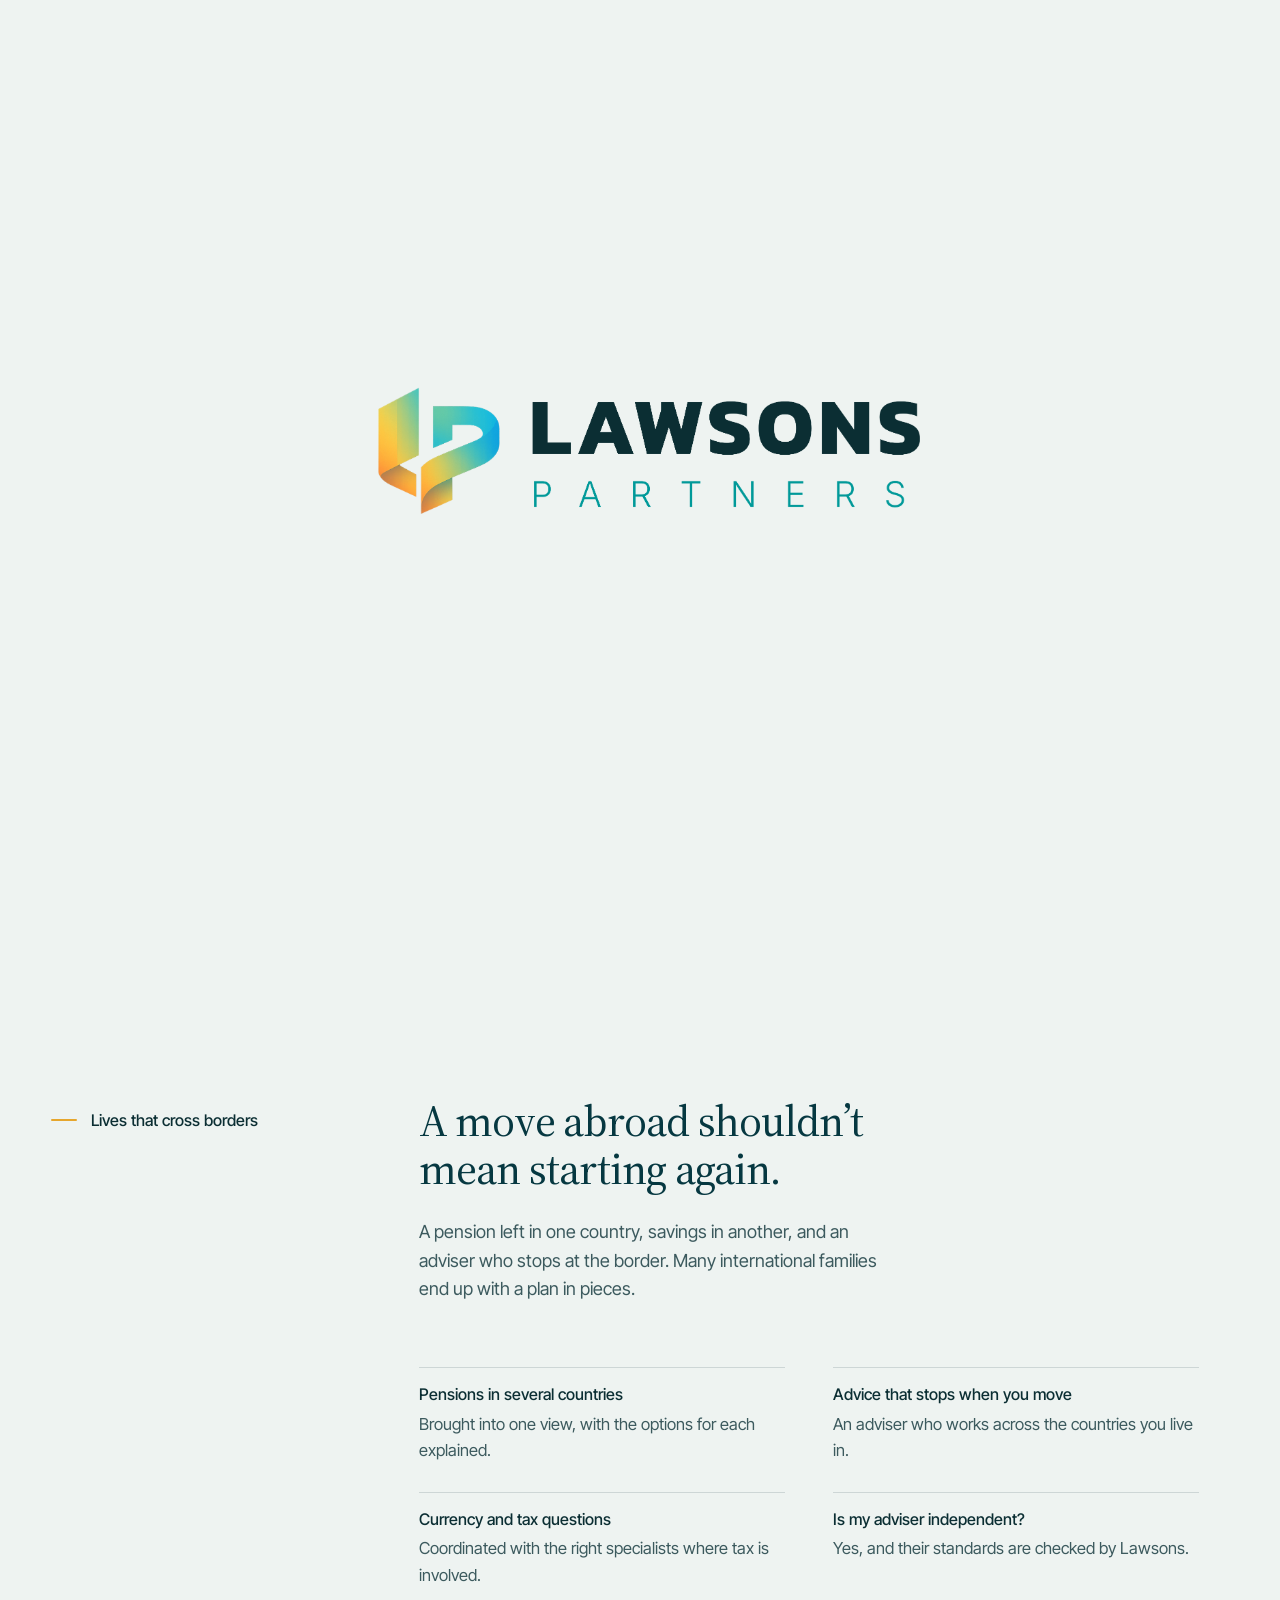
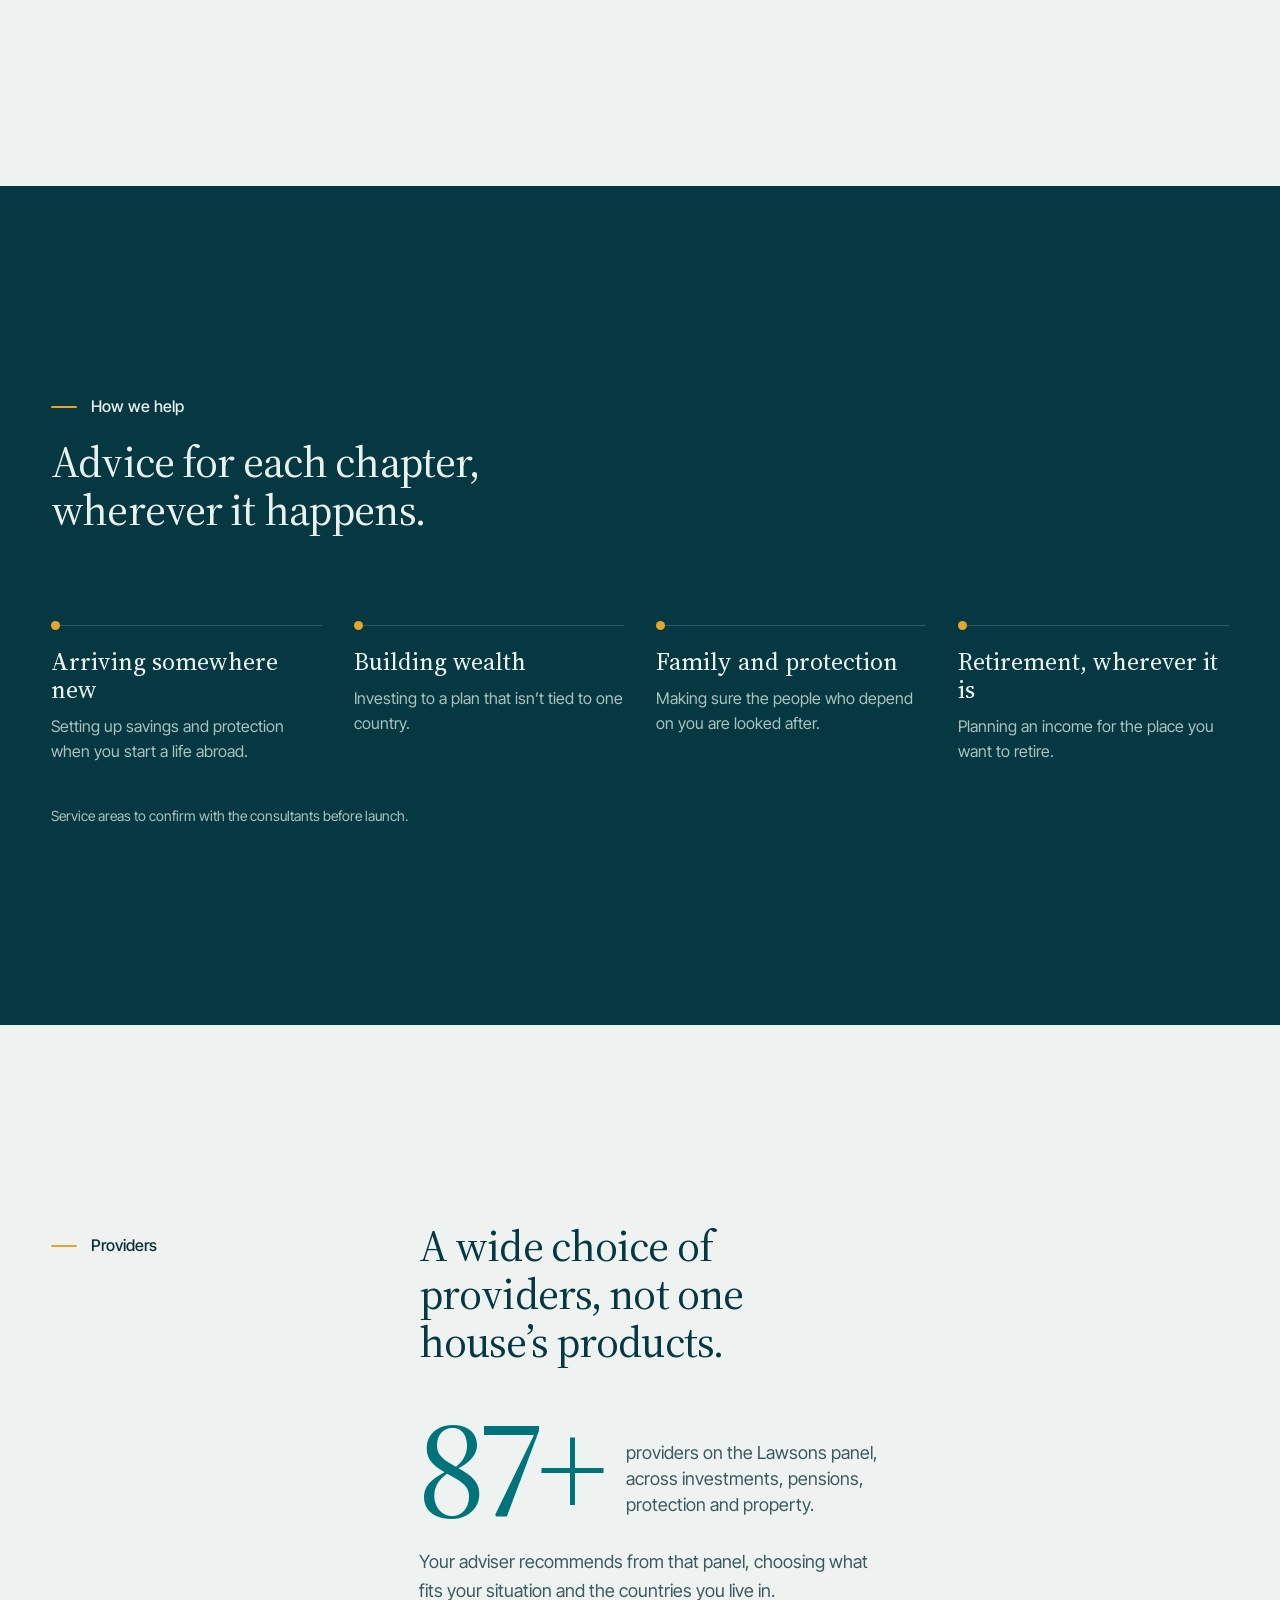
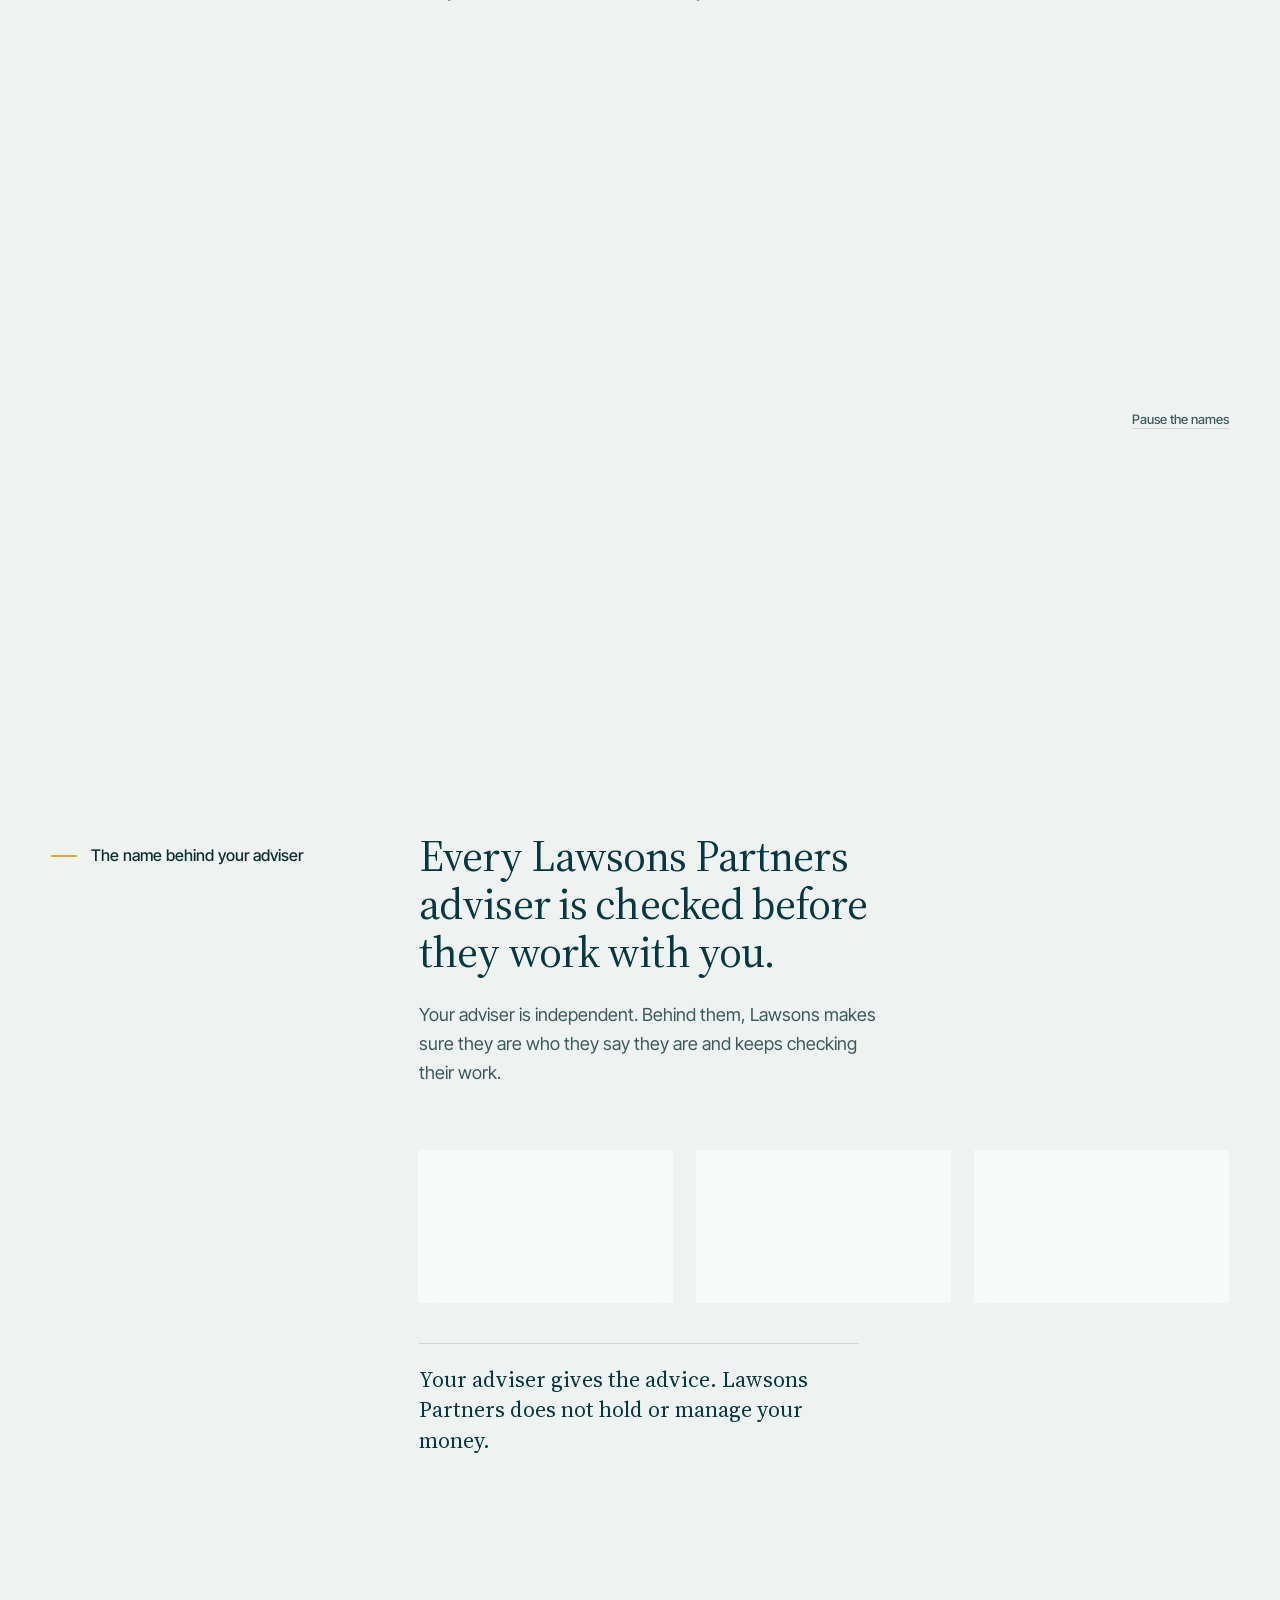
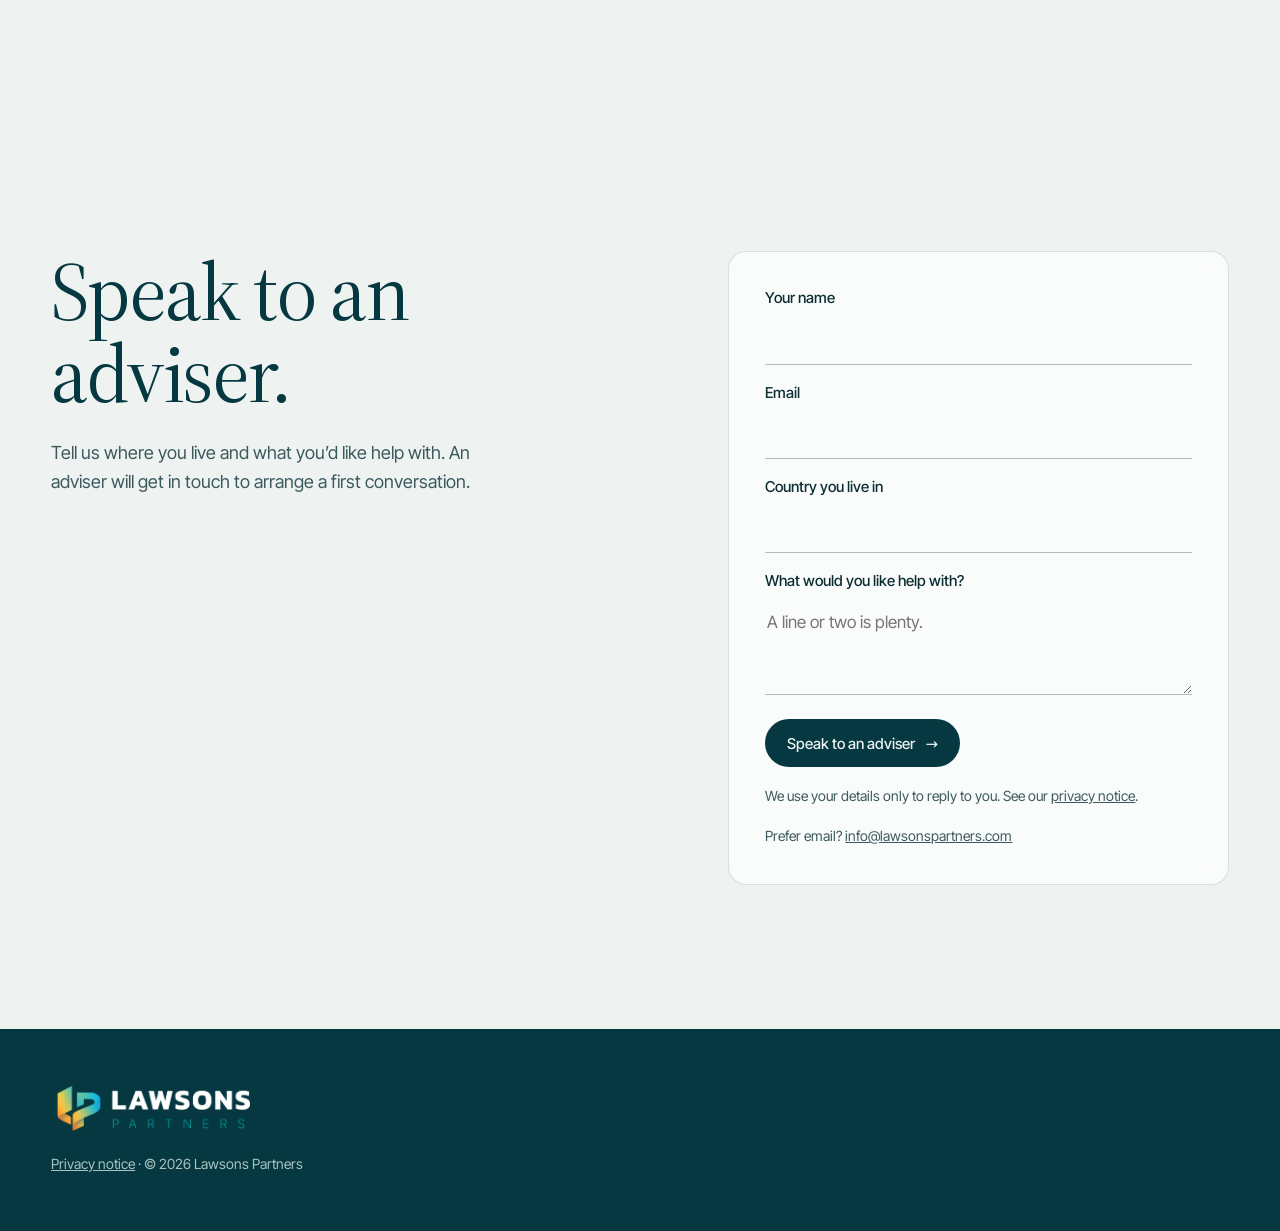
<file: index.html>
<!doctype html>
<html lang="en">
<head>
<meta charset="utf-8">
<meta name="viewport" content="width=device-width, initial-scale=1, viewport-fit=cover">
<title>Lawsons Partners Prototype</title>
<meta name="description" content="Independent advice for internationally mobile professionals and families.">
<link rel="preload" href="assets/fonts/SourceSerif4-400.woff2" as="font" type="font/woff2" crossorigin>
<link rel="icon" href="assets/favicon-32.png" sizes="32x32" type="image/png">
<link rel="apple-touch-icon" href="assets/apple-touch-icon.png">
<link rel="preload" href="assets/logos/lp-logo-ink.png" as="image">
<link rel="stylesheet" href="site.css?v=11">
</head>
<body>
<a class="skip" href="#main">Skip to content</a>

<!-- Entry: the LP mark is drawn as a line, fills from the bottom like the ribbon rising, the name is written out, then the logo settles into the nav. -->
<div class="intro" id="intro" aria-hidden="true" hidden>
  <div class="intro-logo">
    <img class="il il-mark" src="assets/logos/lp-logo-ink.png" alt="">
    <img class="il il-w1" src="assets/logos/lp-logo-ink.png" alt="">
    <img class="il il-w2" src="assets/logos/lp-logo-ink.png" alt="">
    <svg class="il-trace" viewBox="0 0 760 790" fill="none">
      <defs><linearGradient id="lpStroke" x1="0" y1="1" x2="1" y2="0"><stop offset="0" stop-color="#F39A3B"/><stop offset=".45" stop-color="#E9C24A"/><stop offset=".7" stop-color="#3CC1B6"/><stop offset="1" stop-color="#149ED8"/></linearGradient></defs>
      <path pathLength="1" d="M25 152 L260 28 L260 420 L150 478 L245 530 L245 662 L100 592 C50 568 25 548 25 520 Z"/>
      <path pathLength="1" d="M345 135 L610 135 C690 135 735 195 735 265 L735 330 C735 385 705 425 650 450 L455 540 L455 680 L275 760 L275 490 L620 318 C645 304 645 262 600 247 L457 245 L457 330 L345 378 Z"/>
    </svg>
  </div>
</div>

<!-- One ribbon runs behind the whole page. It folds at each chapter of an international life. -->
<canvas class="ribbon" id="ribbon" aria-hidden="true"></canvas>

<header class="nav">
  <a class="wm" href="#top"><img src="assets/logos/lp-logo-ink.png" alt="Lawsons Partners" width="1641" height="379"></a>
  <nav class="links" aria-label="Primary"><a href="#help">How we help</a><a href="#providers">Providers</a><a href="#standards">Our standards</a><a href="#contact">Contact</a></nav>
  <a class="btn sm" href="#contact">Speak to an adviser</a>
</header>

<main id="main">
  <section class="hero" id="top" data-ribbon="hero" aria-labelledby="h-hero">
    <div class="shell">
      <h1 id="h-hero" class="reveal">Independent advice for <em>international lives.</em></h1>
      <p class="support reveal">Lawsons Partners advisers work with people whose careers, families and savings cross borders, and they stay with you when you move.</p>
      <div class="actions reveal"><a class="btn" href="#contact">Speak to an adviser</a><a class="link" href="#help">How we help</a></div>
    </div>
  </section>

  <section class="ch" id="borders" data-ribbon="borders" aria-labelledby="h-borders">
    <div class="shell cols">
      <h2 class="label" id="h-borders">Lives that cross borders</h2>
      <div>
        <p class="statement reveal">A move abroad shouldn’t mean starting again.</p>
        <p class="lede-p reveal">A pension left in one country, savings in another, and an adviser who stops at the border. Many international families end up with a plan in pieces.</p>
        <dl class="pairs reveal">
          <div><dt>Pensions in several countries</dt><dd>Brought into one view, with the options for each explained.</dd></div>
          <div><dt>Advice that stops when you move</dt><dd>An adviser who works across the countries you live in.</dd></div>
          <div><dt>Currency and tax questions</dt><dd>Coordinated with the right specialists where tax is involved.</dd></div>
          <div><dt>Is my adviser independent?</dt><dd>Yes, and their standards are checked by Lawsons.</dd></div>
        </dl>
      </div>
    </div>
  </section>

  <section class="ch deep" id="help" data-ribbon="help" aria-labelledby="h-help">
    <div class="shell">
      <h2 class="label" id="h-help">How we help</h2>
      <p class="statement reveal">Advice for each chapter, wherever it happens.</p>
      <ol class="chapters">
        <li class="reveal"><h3>Arriving somewhere new</h3><p>Setting up savings and protection when you start a life abroad.</p></li>
        <li class="reveal"><h3>Building wealth</h3><p>Investing to a plan that isn’t tied to one country.</p></li>
        <li class="reveal"><h3>Family and protection</h3><p>Making sure the people who depend on you are looked after.</p></li>
        <li class="reveal"><h3>Retirement, wherever it is</h3><p>Planning an income for the place you want to retire.</p></li>
      </ol>
      <p class="note-draft"> Service areas to confirm with the consultants before launch.</p>
    </div>
  </section>

  <section class="ch providers" id="providers" data-ribbon="providers" aria-labelledby="h-providers">
    <div class="shell cols">
      <h2 class="label" id="h-providers">Providers</h2>
      <div>
        <p class="statement reveal">A wide choice of providers, not one house’s products.</p>
        <p class="figure reveal"><span class="num"><span class="count" data-to="90">90</span>+</span><span class="cap">providers on the Lawsons panel, across investments, pensions, protection and property.</span></p>
        <p class="lede-p reveal">Your adviser recommends from that panel, choosing what fits your situation and the countries you live in.</p>
      </div>
    </div>
    <div class="lines reveal" role="region" aria-label="Some of the providers on the panel">
        <div class="line logos" data-dir="-1">
          <ul class="track">
            <li class="lg lg-7im"><span class="lg-img"><img class="ink" src="assets/logos/7im-ink.png" alt="7IM"><img class="col" src="assets/logos/7im.png" alt=""></span><span class="pc">Investment platform</span></li>
            <li class="lg lg-canaccord"><span class="lg-img"><img class="ink" src="assets/logos/canaccord-ink.png" alt="Canaccord Genuity"><img class="col" src="assets/logos/canaccord.png" alt=""></span><span class="pc">Investment management</span></li>
            <li class="lg lg-liberty"><span class="lg-img"><img class="ink" src="assets/logos/liberty-ink.png" alt="Liberty"><img class="col" src="assets/logos/liberty.png" alt=""></span><span class="pc">Pensions</span></li>
            <li class="lg lg-api-global"><span class="lg-img"><img class="ink" src="assets/logos/api-global-ink.png" alt="API Global"><img class="col" src="assets/logos/api-global.png" alt=""></span><span class="pc">Property</span></li>
            <li class="lg lg-dominion"><span class="lg-img"><img class="ink" src="assets/logos/dominion-ink.png" alt="Dominion Capital Strategies"><img class="col" src="assets/logos/dominion.png" alt=""></span><span class="pc">Investment platform</span></li>
            <li class="lg lg-passport-legacy"><span class="lg-img"><img class="ink" src="assets/logos/passport-legacy-ink.png" alt="Passport Legacy"><img class="col" src="assets/logos/passport-legacy.png" alt=""></span><span class="pc">Residence and citizenship</span></li>
            <li class="lg lg-quilter-cheviot"><span class="lg-img"><img class="ink" src="assets/logos/quilter-cheviot-ink.png" alt="Quilter Cheviot"><img class="col" src="assets/logos/quilter-cheviot.png" alt=""></span><span class="pc">Investment management</span></li>
            <li class="lg lg-utmost"><span class="lg-img"><img class="ink" src="assets/logos/utmost-ink.png" alt="Utmost International"><img class="col" src="assets/logos/utmost.png" alt=""></span><span class="pc">Life assurance</span></li>
            <li class="lg lg-stm-malta"><span class="lg-img"><img class="ink" src="assets/logos/stm-malta-ink.png" alt="STM Malta"><img class="col" src="assets/logos/stm-malta.png" alt=""></span><span class="pc">Pensions and trustees</span></li>
          </ul>
        </div>
        <div class="line logos" data-dir="1">
          <ul class="track">
            <li class="lg lg-rathbones"><span class="lg-img"><img class="ink" src="assets/logos/rathbones-ink.png" alt="Rathbones"><img class="col" src="assets/logos/rathbones.png" alt=""></span><span class="pc">Investment management</span></li>
            <li class="lg lg-william-russell"><span class="lg-img"><img class="ink" src="assets/logos/william-russell-ink.png" alt="William Russell"><img class="col" src="assets/logos/william-russell.png" alt=""></span><span class="pc">Health and protection</span></li>
            <li class="lg lg-novia-global"><span class="lg-img"><img class="ink" src="assets/logos/novia-global-ink.png" alt="Novia Global"><img class="col" src="assets/logos/novia-global.png" alt=""></span><span class="pc">Investment platform</span></li>
            <li><span class="pn">Momentum Pensions</span><span class="pc">Pensions</span></li>
            <li class="lg lg-latitude"><span class="lg-img"><img class="ink" src="assets/logos/latitude-ink.png" alt="Latitude"><img class="col" src="assets/logos/latitude.png" alt=""></span><span class="pc">Residence and citizenship</span></li>
            <li class="lg lg-hansard"><span class="lg-img"><img class="ink" src="assets/logos/hansard-ink.png" alt="Hansard International"><img class="col" src="assets/logos/hansard.png" alt=""></span><span class="pc">Life assurance</span></li>
            <li><span class="pn">Brewin Dolphin</span><span class="pc">Investment management</span></li>
            <li class="lg lg-moving-currency"><span class="lg-img"><img class="ink" src="assets/logos/moving-currency-ink.png" alt="Moving Currency"><img class="col" src="assets/logos/moving-currency.png" alt=""></span><span class="pc">Currency and payments</span></li>
            <li class="lg lg-moventum"><span class="lg-img"><img class="ink" src="assets/logos/moventum-ink.png" alt="Moventum"><img class="col" src="assets/logos/moventum.png" alt=""></span><span class="pc">Investment platform</span></li>
            <li class="lg lg-gallagher"><span class="lg-img"><img class="ink" src="assets/logos/gallagher-ink.png" alt="Gallagher"><img class="col" src="assets/logos/gallagher.png" alt=""></span><span class="pc">Insurance</span></li>
            <li><span class="pn">Trireme Pensions</span><span class="pc">Pensions</span></li>
          </ul>
        </div>
      </div>
    </div>
    <div class="shell lines-foot"><button class="lines-pause" type="button">Pause the names</button></div>
    <div class="shell">
    </div>
  </section>

  <section class="ch" id="standards" data-ribbon="standards" aria-labelledby="h-standards">
    <div class="shell cols">
      <h2 class="label" id="h-standards">The name behind your adviser</h2>
      <div>
        <p class="statement reveal">Every Lawsons Partners adviser is checked before they work with you.</p>
        <p class="lede-p reveal">Your adviser is independent. Behind them, Lawsons makes sure they are who they say they are and keeps checking their work.</p>
        <ol class="checks reveal">
          <li><h3>Background checked</h3><p>Identity, professional background and standing, before anything starts.</p></li>
          <li><h3>Working to agreed terms</h3><p>Every adviser signs up to the same standards.</p></li>
          <li><h3>Files reviewed</h3><p>Advisers’ files are reviewed on a regular, risk-based rhythm.</p></li>
        </ol>
        <p class="boundary reveal">Your adviser gives the advice. Lawsons Partners does not hold or manage your money.</p>
      </div>
    </div>
  </section>

  <section class="ch contact" id="contact" data-ribbon="contact" aria-labelledby="h-contact">
    <div class="shell talk">
      <div>
        <h2 class="big reveal" id="h-contact">Speak to an adviser.</h2>
        <p class="lede-p reveal">Tell us where you live and what you’d like help with. An adviser will get in touch to arrange a first conversation.</p>
      </div>
      <form class="enquiry reveal" id="enquiry" name="enquiry" method="POST" action="https://lawsons-partners.pages.dev/api/enquiry" novalidate aria-describedby="form-note">
        <p hidden><label>Leave this empty <input name="bot-field" tabindex="-1" autocomplete="off"></label></p>
        <div class="field"><label for="f-name">Your name</label><input id="f-name" name="name" autocomplete="name" required></div>
        <div class="field"><label for="f-email">Email</label><input id="f-email" name="email" type="email" autocomplete="email" required></div>
        <div class="field"><label for="f-country">Country you live in</label><input id="f-country" name="country" autocomplete="country-name" required></div>
        <div class="field"><label for="f-help">What would you like help with?</label><textarea id="f-help" name="help" rows="3" required placeholder="A line or two is plenty."></textarea></div>
        <button class="btn" type="submit">Speak to an adviser</button>
        <p class="form-note" id="form-note">We use your details only to reply to you. See our <a href="privacy.html">privacy notice</a>.</p>
        <div class="form-status" role="status" aria-live="polite" hidden></div>
        <p class="alt-contact">Prefer email? <a href="mailto:info@lawsonspartners.com">info@lawsonspartners.com</a></p>
      </form>
    </div>
  </section>
</main>

<footer class="foot">
  <div class="shell">
    <p class="foot-wm"><img src="assets/logos/lp-logo-light.png" alt="Lawsons Partners" width="1641" height="379"></p>
    <p><a href="privacy.html">Privacy notice</a> · © 2026 Lawsons Partners</p>
  </div>
</footer>

<script src="site.js?v=12" defer></script>
</body>
</html>
</file>
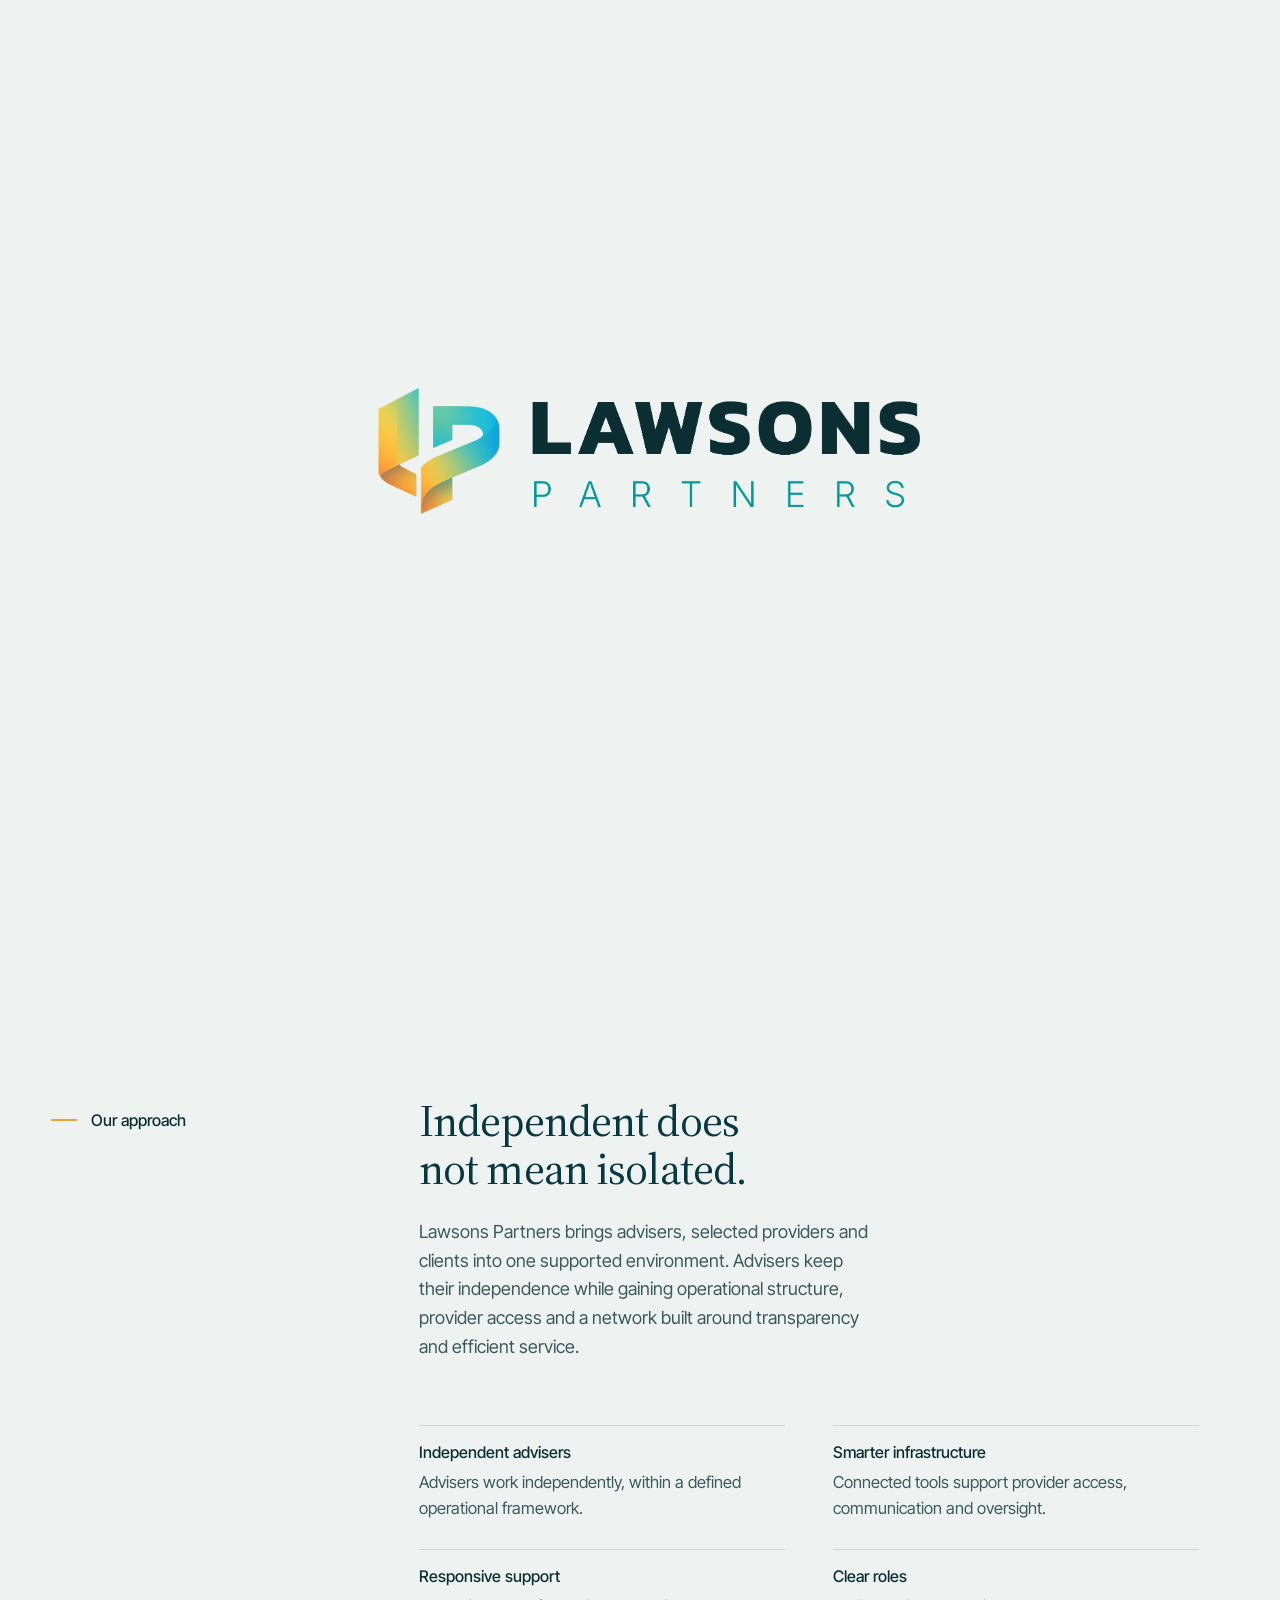
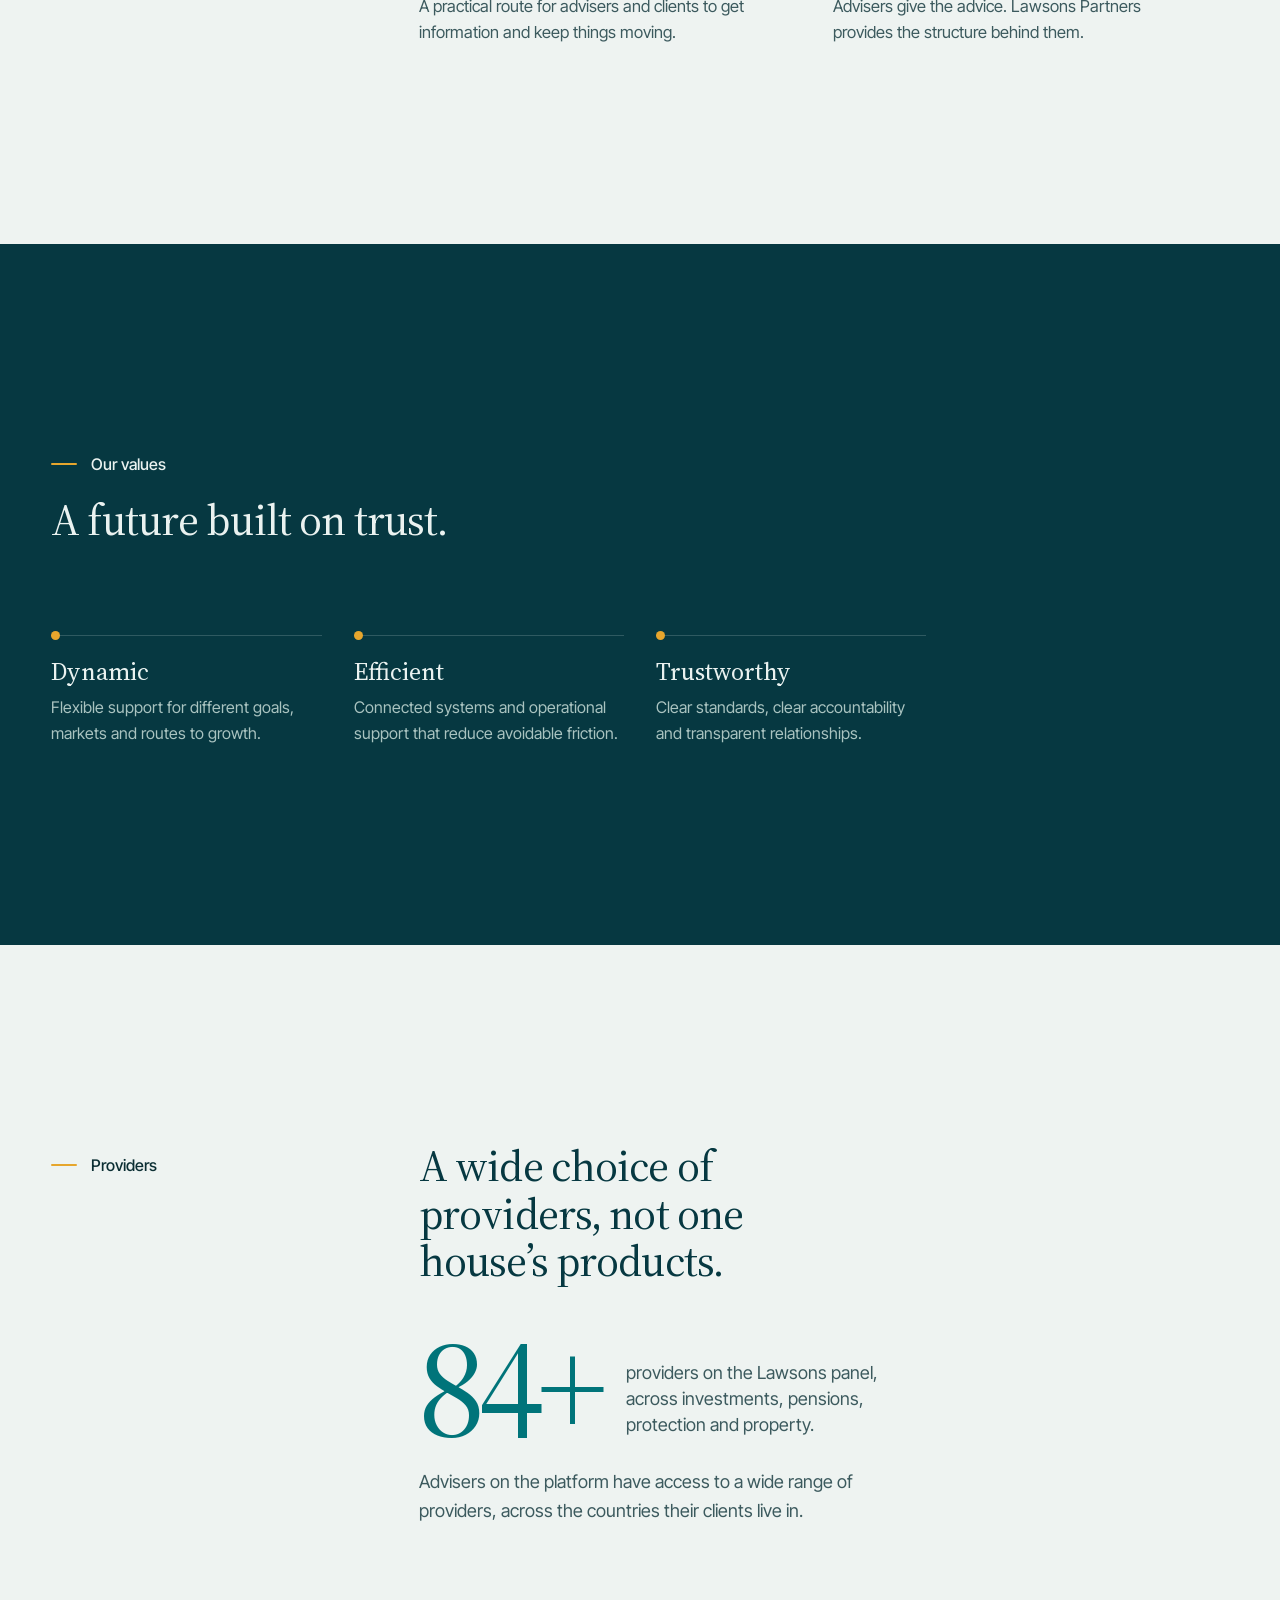
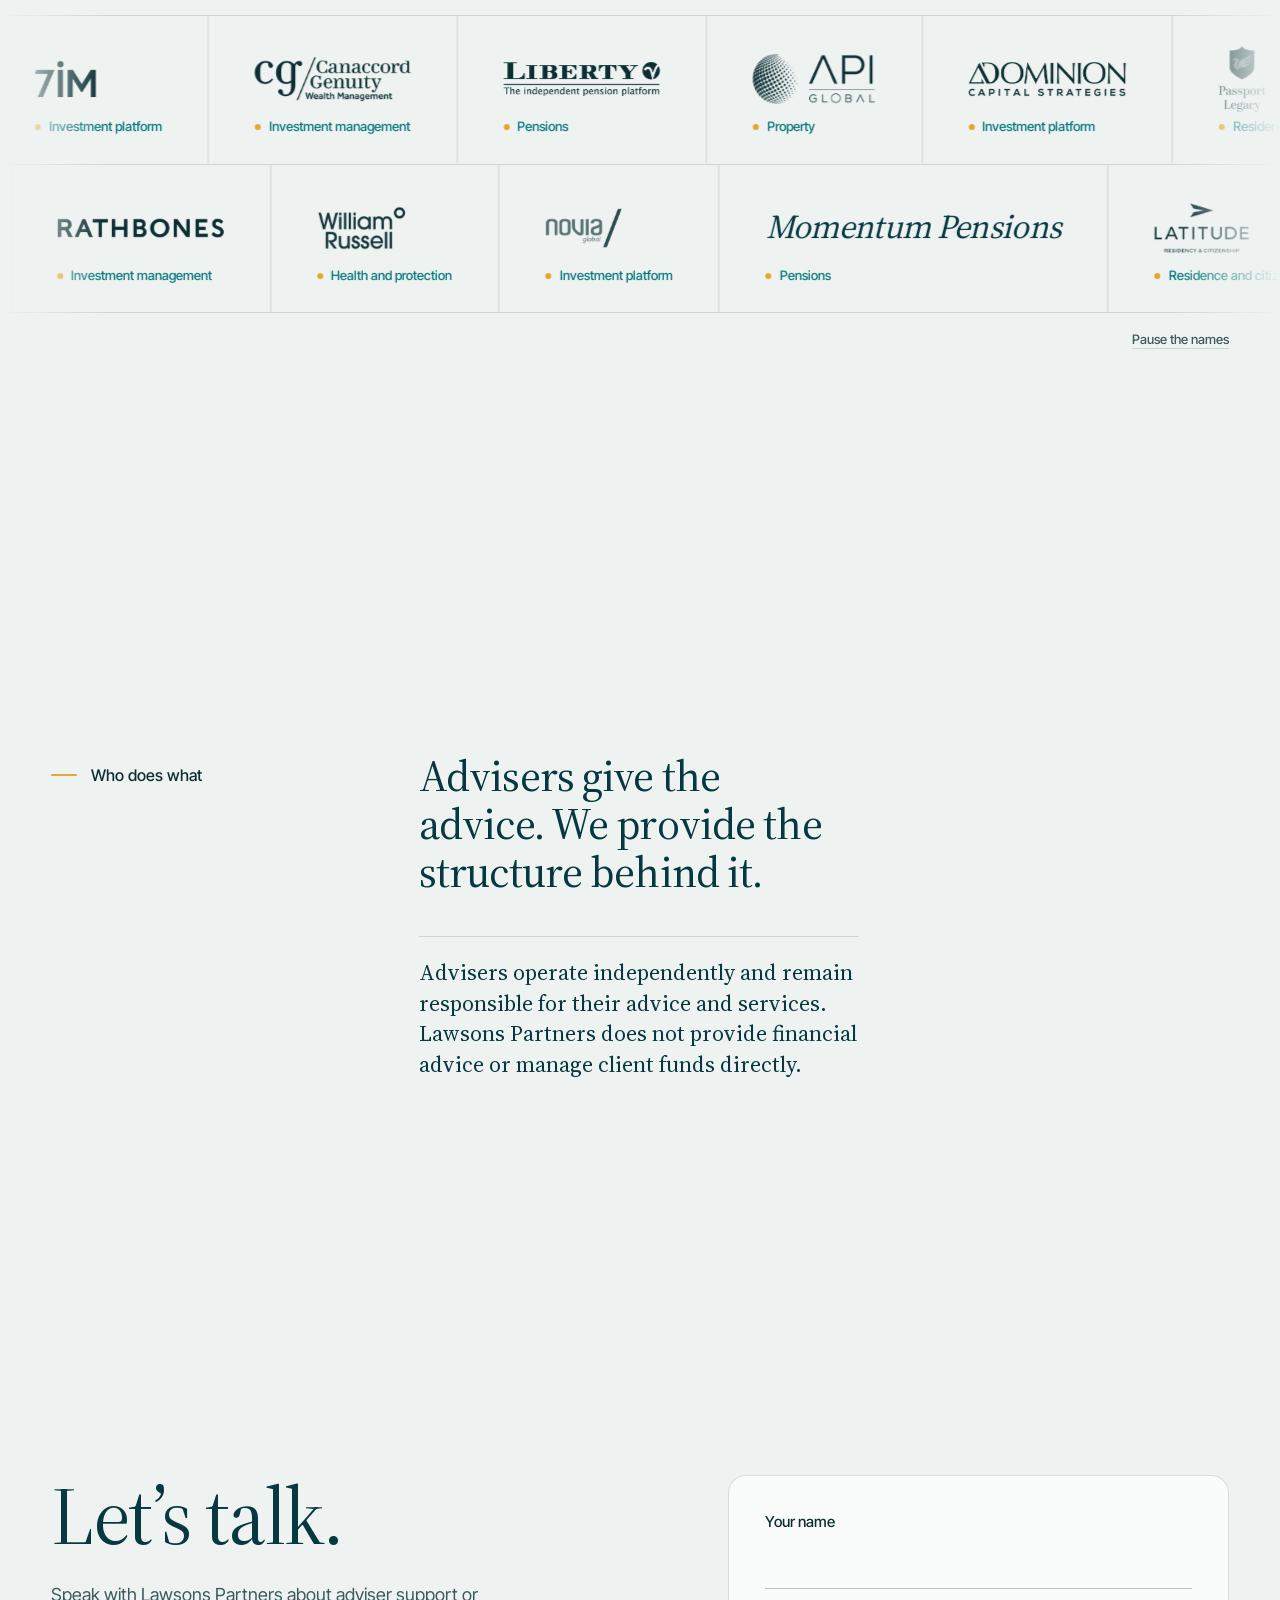
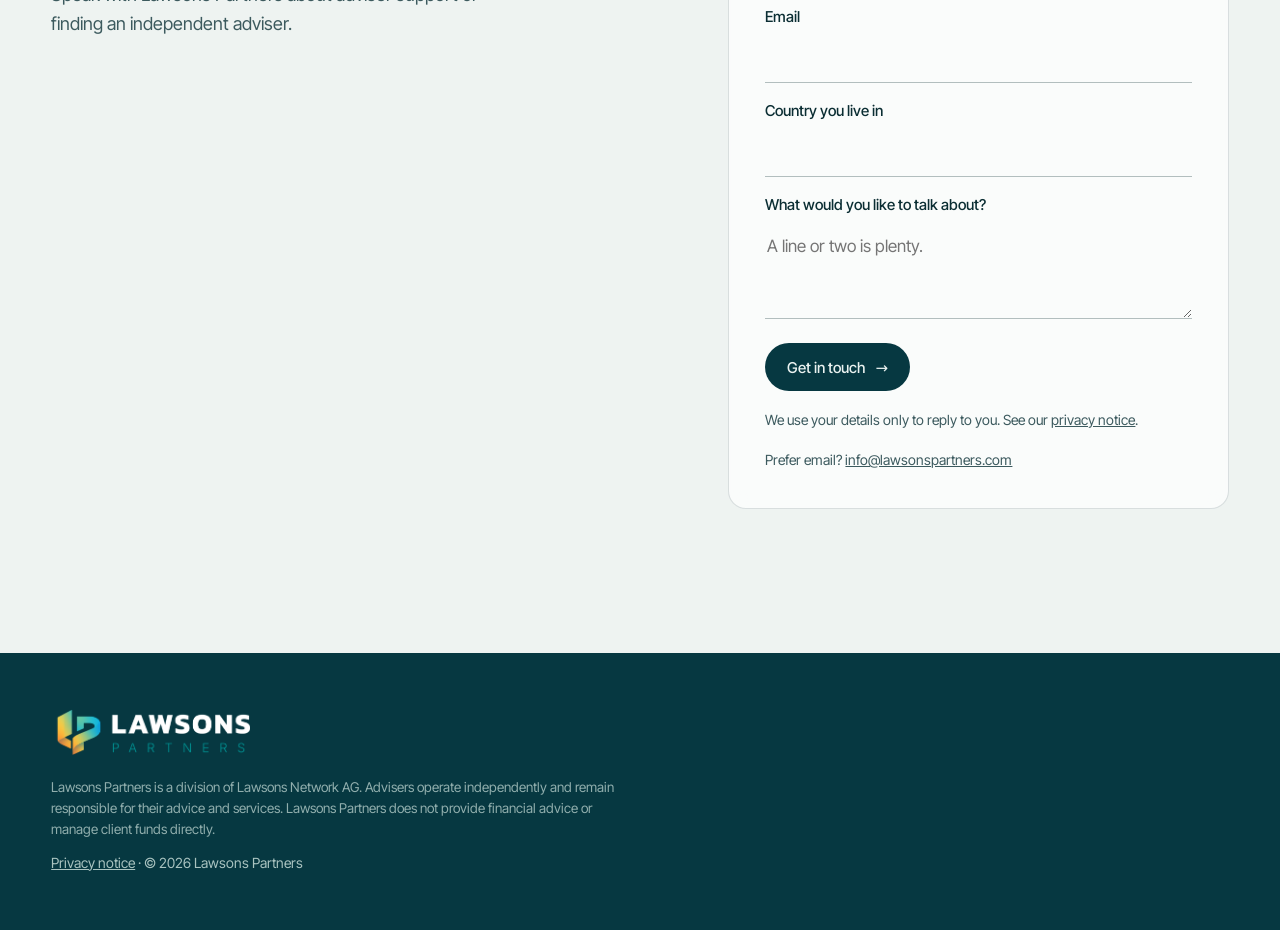
<file: site/index.html>
<!doctype html>
<html lang="en">
<head>
<meta charset="utf-8">
<meta name="viewport" content="width=device-width, initial-scale=1, viewport-fit=cover">
<title>Lawsons Partners | Confidence through connection</title>
<meta name="description" content="A connected platform for independent advisers, selected providers and clients.">
<link rel="preload" href="assets/fonts/SourceSerif4-400.woff2" as="font" type="font/woff2" crossorigin>
<link rel="icon" href="assets/favicon-32.png" sizes="32x32" type="image/png">
<link rel="apple-touch-icon" href="assets/apple-touch-icon.png">
<link rel="preload" href="assets/logos/lp-logo-ink.png" as="image">
<link rel="stylesheet" href="site.css?v=12">
</head>
<body>
<a class="skip" href="#main">Skip to content</a>

<!-- Entry: the LP mark is drawn as a line, fills from the bottom like the ribbon rising, the name is written out, then the logo settles into the nav. -->
<div class="intro" id="intro" aria-hidden="true" hidden>
  <div class="intro-logo">
    <img class="il il-mark" src="assets/logos/lp-logo-ink.png" alt="">
    <img class="il il-w1" src="assets/logos/lp-logo-ink.png" alt="">
    <img class="il il-w2" src="assets/logos/lp-logo-ink.png" alt="">
    <svg class="il-trace" viewBox="0 0 760 790" fill="none">
      <defs><linearGradient id="lpStroke" x1="0" y1="1" x2="1" y2="0"><stop offset="0" stop-color="#F39A3B"/><stop offset=".45" stop-color="#E9C24A"/><stop offset=".7" stop-color="#3CC1B6"/><stop offset="1" stop-color="#149ED8"/></linearGradient></defs>
      <path pathLength="1" d="M25 152 L260 28 L260 420 L150 478 L245 530 L245 662 L100 592 C50 568 25 548 25 520 Z"/>
      <path pathLength="1" d="M345 135 L610 135 C690 135 735 195 735 265 L735 330 C735 385 705 425 650 450 L455 540 L455 680 L275 760 L275 490 L620 318 C645 304 645 262 600 247 L457 245 L457 330 L345 378 Z"/>
    </svg>
  </div>
</div>

<!-- One ribbon runs behind the whole page. It folds at each chapter of an international life. -->
<canvas class="ribbon" id="ribbon" aria-hidden="true"></canvas>

<header class="nav">
  <a class="wm" href="#top"><img src="assets/logos/lp-logo-ink.png" alt="Lawsons Partners" width="1641" height="379"></a>
  <nav class="links" aria-label="Primary"><a href="#approach">Approach</a><a href="#values">Values</a><a href="#providers">Providers</a><a href="#contact">Contact</a></nav>
  <a class="btn sm" href="#contact">Speak with us</a>
</header>

<main id="main">
  <section class="hero" id="top" data-ribbon="hero" aria-labelledby="h-hero">
    <div class="shell">
      <h1 id="h-hero" class="reveal">Confidence through connection.</h1>
      <p class="support reveal">A connected platform for independent advisers, trusted expertise and clients seeking clarity around their financial future.</p>
      <div class="actions reveal"><a class="btn" href="#contact">Speak with us</a><a class="link" href="#approach">Discover the approach</a></div>
    </div>
  </section>

  <section class="ch" id="approach" data-ribbon="borders" aria-labelledby="h-approach">
    <div class="shell cols">
      <h2 class="label" id="h-approach">Our approach</h2>
      <div>
        <p class="statement reveal">Independent does not mean isolated.</p>
        <p class="lede-p reveal">Lawsons Partners brings advisers, selected providers and clients into one supported environment. Advisers keep their independence while gaining operational structure, provider access and a network built around transparency and efficient service.</p>
        <dl class="pairs reveal">
          <div><dt>Independent advisers</dt><dd>Advisers work independently, within a defined operational framework.</dd></div>
          <div><dt>Smarter infrastructure</dt><dd>Connected tools support provider access, communication and oversight.</dd></div>
          <div><dt>Responsive support</dt><dd>A practical route for advisers and clients to get information and keep things moving.</dd></div>
          <div><dt>Clear roles</dt><dd>Advisers give the advice. Lawsons Partners provides the structure behind them.</dd></div>
        </dl>
      </div>
    </div>
  </section>

  <section class="ch deep" id="values" data-ribbon="help" aria-labelledby="h-values">
    <div class="shell">
      <h2 class="label" id="h-values">Our values</h2>
      <p class="statement reveal">A future built on trust.</p>
      <ol class="chapters">
        <li class="reveal"><h3>Dynamic</h3><p>Flexible support for different goals, markets and routes to growth.</p></li>
        <li class="reveal"><h3>Efficient</h3><p>Connected systems and operational support that reduce avoidable friction.</p></li>
        <li class="reveal"><h3>Trustworthy</h3><p>Clear standards, clear accountability and transparent relationships.</p></li>
      </ol>
    </div>
  </section>

  <section class="ch providers" id="providers" data-ribbon="providers" aria-labelledby="h-providers">
    <div class="shell cols">
      <h2 class="label" id="h-providers">Providers</h2>
      <div>
        <p class="statement reveal">A wide choice of providers, not one house’s products.</p>
        <p class="figure reveal"><span class="num"><span class="count" data-to="90">90</span>+</span><span class="cap">providers on the Lawsons panel, across investments, pensions, protection and property.</span></p>
        <p class="lede-p reveal">Advisers on the platform have access to a wide range of providers, across the countries their clients live in.</p>
      </div>
    </div>
    <div class="lines reveal" role="region" aria-label="Some of the providers on the panel">
        <div class="line logos" data-dir="-1">
          <ul class="track">
            <li class="lg lg-7im"><span class="lg-img"><img class="ink" src="assets/logos/7im-ink.png" alt="7IM"><img class="col" src="assets/logos/7im.png" alt=""></span><span class="pc">Investment platform</span></li>
            <li class="lg lg-canaccord"><span class="lg-img"><img class="ink" src="assets/logos/canaccord-ink.png" alt="Canaccord Genuity"><img class="col" src="assets/logos/canaccord.png" alt=""></span><span class="pc">Investment management</span></li>
            <li class="lg lg-liberty"><span class="lg-img"><img class="ink" src="assets/logos/liberty-ink.png" alt="Liberty"><img class="col" src="assets/logos/liberty.png" alt=""></span><span class="pc">Pensions</span></li>
            <li class="lg lg-api-global"><span class="lg-img"><img class="ink" src="assets/logos/api-global-ink.png" alt="API Global"><img class="col" src="assets/logos/api-global.png" alt=""></span><span class="pc">Property</span></li>
            <li class="lg lg-dominion"><span class="lg-img"><img class="ink" src="assets/logos/dominion-ink.png" alt="Dominion Capital Strategies"><img class="col" src="assets/logos/dominion.png" alt=""></span><span class="pc">Investment platform</span></li>
            <li class="lg lg-passport-legacy"><span class="lg-img"><img class="ink" src="assets/logos/passport-legacy-ink.png" alt="Passport Legacy"><img class="col" src="assets/logos/passport-legacy.png" alt=""></span><span class="pc">Residence and citizenship</span></li>
            <li class="lg lg-quilter-cheviot"><span class="lg-img"><img class="ink" src="assets/logos/quilter-cheviot-ink.png" alt="Quilter Cheviot"><img class="col" src="assets/logos/quilter-cheviot.png" alt=""></span><span class="pc">Investment management</span></li>
            <li class="lg lg-utmost"><span class="lg-img"><img class="ink" src="assets/logos/utmost-ink.png" alt="Utmost International"><img class="col" src="assets/logos/utmost.png" alt=""></span><span class="pc">Life assurance</span></li>
            <li class="lg lg-stm-malta"><span class="lg-img"><img class="ink" src="assets/logos/stm-malta-ink.png" alt="STM Malta"><img class="col" src="assets/logos/stm-malta.png" alt=""></span><span class="pc">Pensions and trustees</span></li>
          </ul>
        </div>
        <div class="line logos" data-dir="1">
          <ul class="track">
            <li class="lg lg-rathbones"><span class="lg-img"><img class="ink" src="assets/logos/rathbones-ink.png" alt="Rathbones"><img class="col" src="assets/logos/rathbones.png" alt=""></span><span class="pc">Investment management</span></li>
            <li class="lg lg-william-russell"><span class="lg-img"><img class="ink" src="assets/logos/william-russell-ink.png" alt="William Russell"><img class="col" src="assets/logos/william-russell.png" alt=""></span><span class="pc">Health and protection</span></li>
            <li class="lg lg-novia-global"><span class="lg-img"><img class="ink" src="assets/logos/novia-global-ink.png" alt="Novia Global"><img class="col" src="assets/logos/novia-global.png" alt=""></span><span class="pc">Investment platform</span></li>
            <li><span class="pn">Momentum Pensions</span><span class="pc">Pensions</span></li>
            <li class="lg lg-latitude"><span class="lg-img"><img class="ink" src="assets/logos/latitude-ink.png" alt="Latitude"><img class="col" src="assets/logos/latitude.png" alt=""></span><span class="pc">Residence and citizenship</span></li>
            <li class="lg lg-hansard"><span class="lg-img"><img class="ink" src="assets/logos/hansard-ink.png" alt="Hansard International"><img class="col" src="assets/logos/hansard.png" alt=""></span><span class="pc">Life assurance</span></li>
            <li><span class="pn">Brewin Dolphin</span><span class="pc">Investment management</span></li>
            <li class="lg lg-moving-currency"><span class="lg-img"><img class="ink" src="assets/logos/moving-currency-ink.png" alt="Moving Currency"><img class="col" src="assets/logos/moving-currency.png" alt=""></span><span class="pc">Currency and payments</span></li>
            <li class="lg lg-moventum"><span class="lg-img"><img class="ink" src="assets/logos/moventum-ink.png" alt="Moventum"><img class="col" src="assets/logos/moventum.png" alt=""></span><span class="pc">Investment platform</span></li>
            <li class="lg lg-gallagher"><span class="lg-img"><img class="ink" src="assets/logos/gallagher-ink.png" alt="Gallagher"><img class="col" src="assets/logos/gallagher.png" alt=""></span><span class="pc">Insurance</span></li>
            <li><span class="pn">Trireme Pensions</span><span class="pc">Pensions</span></li>
          </ul>
        </div>
      </div>
    </div>
    <div class="shell lines-foot"><button class="lines-pause" type="button">Pause the names</button></div>
    <div class="shell">
    </div>
  </section>

  <section class="ch" id="roles" data-ribbon="standards" aria-labelledby="h-roles">
    <div class="shell cols">
      <h2 class="label" id="h-roles">Who does what</h2>
      <div>
        <p class="statement reveal">Advisers give the advice. We provide the structure behind it.</p>
        <p class="boundary reveal">Advisers operate independently and remain responsible for their advice and services. Lawsons Partners does not provide financial advice or manage client funds directly.</p>
      </div>
    </div>
  </section>

  <section class="ch contact" id="contact" data-ribbon="contact" aria-labelledby="h-contact">
    <div class="shell talk">
      <div>
        <h2 class="big reveal" id="h-contact">Let’s talk.</h2>
        <p class="lede-p reveal">Speak with Lawsons Partners about adviser support or finding an independent adviser.</p>
      </div>
      <form class="enquiry reveal" id="enquiry" name="enquiry" method="POST" action="https://lawsons-partners.pages.dev/api/enquiry" novalidate aria-describedby="form-note">
        <p hidden><label>Leave this empty <input name="bot-field" tabindex="-1" autocomplete="off"></label></p>
        <div class="field"><label for="f-name">Your name</label><input id="f-name" name="name" autocomplete="name" required></div>
        <div class="field"><label for="f-email">Email</label><input id="f-email" name="email" type="email" autocomplete="email" required></div>
        <div class="field"><label for="f-country">Country you live in</label><input id="f-country" name="country" autocomplete="country-name" required></div>
        <div class="field"><label for="f-help">What would you like to talk about?</label><textarea id="f-help" name="help" rows="3" required placeholder="A line or two is plenty."></textarea></div>
        <button class="btn" type="submit">Get in touch</button>
        <p class="form-note" id="form-note">We use your details only to reply to you. See our <a href="privacy.html">privacy notice</a>.</p>
        <div class="form-status" role="status" aria-live="polite" hidden></div>
        <p class="alt-contact">Prefer email? <a href="mailto:info@lawsonspartners.com">info@lawsonspartners.com</a></p>
      </form>
    </div>
  </section>
</main>

<footer class="foot">
  <div class="shell">
    <p class="foot-wm"><img src="assets/logos/lp-logo-light.png" alt="Lawsons Partners" width="1641" height="379"></p>
    <p class="legal">Lawsons Partners is a division of Lawsons Network AG. Advisers operate independently and remain responsible for their advice and services. Lawsons Partners does not provide financial advice or manage client funds directly.</p>
    <p><a href="privacy.html">Privacy notice</a> · © 2026 Lawsons Partners</p>
  </div>
</footer>

<script src="site.js?v=14" defer></script>
</body>
</html>
</file>
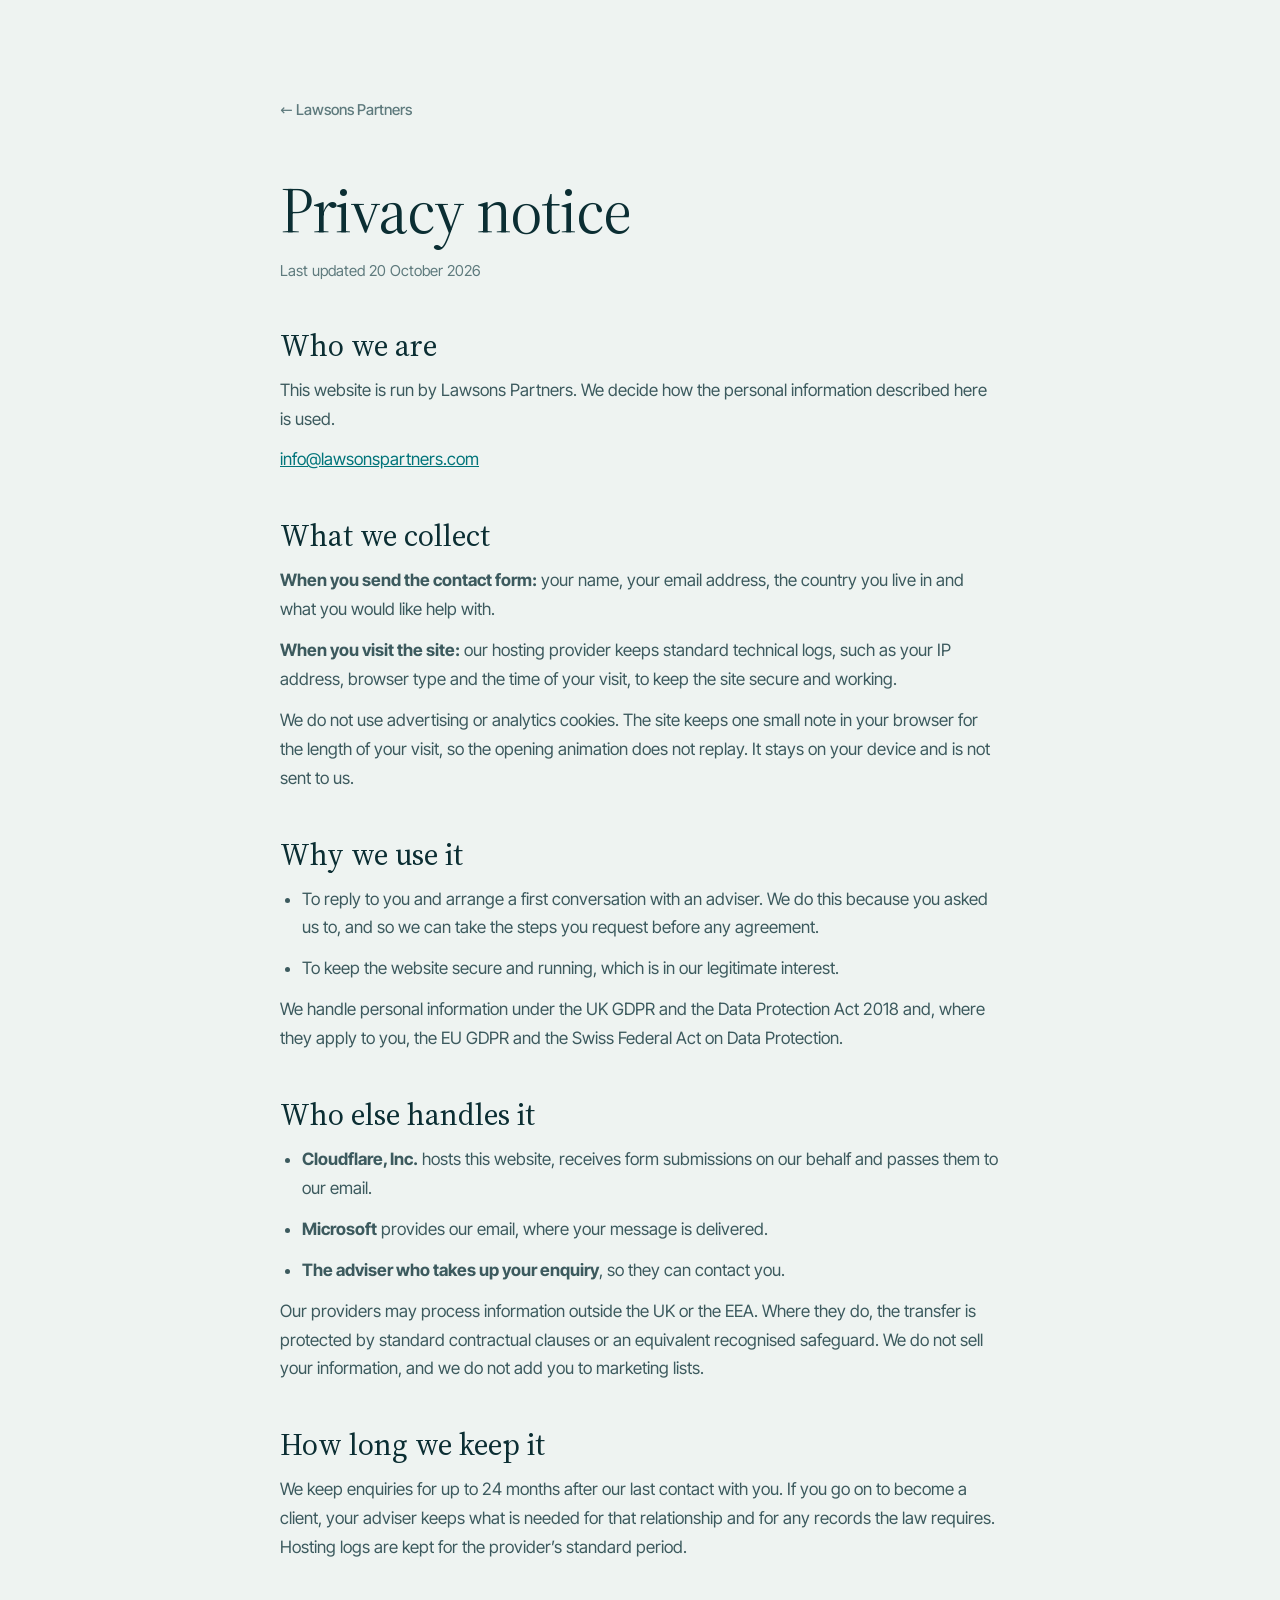
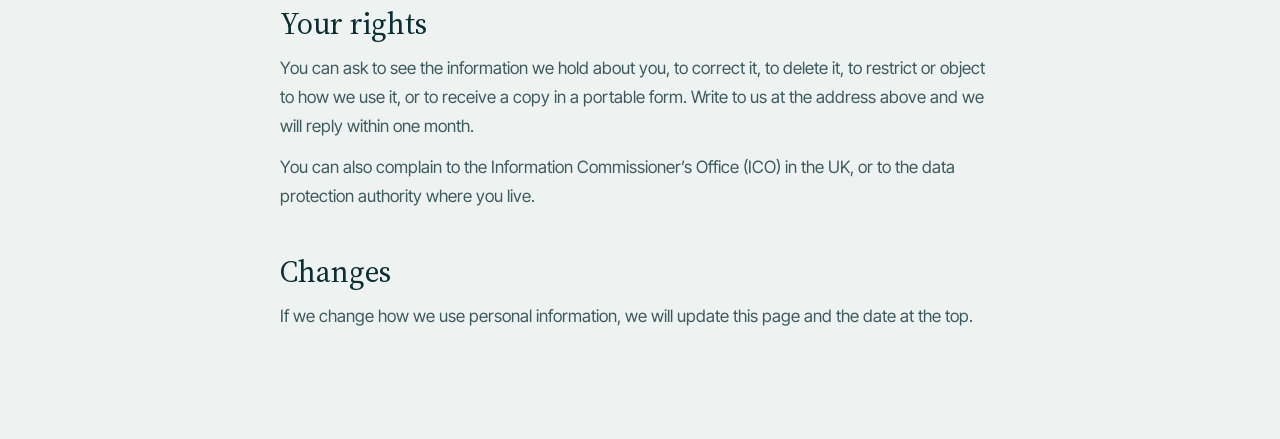
<file: privacy.html>
<!doctype html>
<html lang="en-GB">
<head>
<meta charset="utf-8">
<meta name="viewport" content="width=device-width, initial-scale=1, viewport-fit=cover">
<title>Privacy notice | Lawsons Partners</title>
<meta name="description" content="How Lawsons Partners handles personal information sent through this website.">
<link rel="icon" href="assets/favicon-32.png">
<style>
@font-face{font-family:"Source Serif 4";src:url(assets/fonts/SourceSerif4-400.woff2) format("woff2");font-weight:400;font-display:swap}
@font-face{font-family:"Inter Tight";src:url(assets/fonts/InterTight-var.woff2) format("woff2");font-weight:100 900;font-display:swap}
:root{--bg:#EEF3F1;--ink:#0B2E33;--ink-2:#3C5A5E;--muted:#5E7A7D;--accent:#00747A;--sans:"Inter Tight",system-ui,sans-serif;--serif:"Source Serif 4",Georgia,serif;color-scheme:light}
*{box-sizing:border-box;margin:0}
body{background:var(--bg);color:var(--ink);font:400 17px/1.7 var(--sans);-webkit-font-smoothing:antialiased;padding:0 20px}
a{color:var(--accent)}
main{max-width:720px;margin:0 auto;padding:clamp(48px,10vh,110px) 0 clamp(64px,12vh,120px)}
.home{display:inline-block;margin-bottom:48px;font:500 15px/1 var(--sans);color:var(--muted);text-decoration:none;padding:12px 0}
.home:hover{color:var(--ink)}
h1{font:400 clamp(40px,6vw,64px)/1.05 var(--serif);letter-spacing:-.02em}
.updated{margin-top:14px;color:var(--muted);font-size:15px}
h2{margin-top:44px;font:400 clamp(24px,2.6vw,30px)/1.2 var(--serif)}
p,li{margin-top:12px;color:var(--ink-2)}
ul{padding-left:22px}
address{font-style:normal;margin-top:12px;color:var(--ink-2)}
</style>
</head>
<body>
<main>
<a class="home" href="index.html">← Lawsons Partners</a>
<h1>Privacy notice</h1>
<p class="updated">Last updated 20 October 2026</p>

<h2>Who we are</h2>
<p>This website is run by Lawsons Partners. We decide how the personal information described here is used.</p>
<address><a href="mailto:info@lawsonspartners.com">info@lawsonspartners.com</a></address>

<h2>What we collect</h2>
<p><strong>When you send the contact form:</strong> your name, your email address, the country you live in and what you would like help with.</p>
<p><strong>When you visit the site:</strong> our hosting provider keeps standard technical logs, such as your IP address, browser type and the time of your visit, to keep the site secure and working.</p>
<p>We do not use advertising or analytics cookies. The site keeps one small note in your browser for the length of your visit, so the opening animation does not replay. It stays on your device and is not sent to us.</p>

<h2>Why we use it</h2>
<ul>
<li>To reply to you and arrange a first conversation with an adviser. We do this because you asked us to, and so we can take the steps you request before any agreement.</li>
<li>To keep the website secure and running, which is in our legitimate interest.</li>
</ul>
<p>We handle personal information under the UK GDPR and the Data Protection Act 2018 and, where they apply to you, the EU GDPR and the Swiss Federal Act on Data Protection.</p>

<h2>Who else handles it</h2>
<ul>
<li><strong>Cloudflare, Inc.</strong> hosts this website, receives form submissions on our behalf and passes them to our email.</li>
<li><strong>Microsoft</strong> provides our email, where your message is delivered.</li>
<li><strong>The adviser who takes up your enquiry</strong>, so they can contact you.</li>
</ul>
<p>Our providers may process information outside the UK or the EEA. Where they do, the transfer is protected by standard contractual clauses or an equivalent recognised safeguard. We do not sell your information, and we do not add you to marketing lists.</p>

<h2>How long we keep it</h2>
<p>We keep enquiries for up to 24 months after our last contact with you. If you go on to become a client, your adviser keeps what is needed for that relationship and for any records the law requires. Hosting logs are kept for the provider’s standard period.</p>

<h2>Your rights</h2>
<p>You can ask to see the information we hold about you, to correct it, to delete it, to restrict or object to how we use it, or to receive a copy in a portable form. Write to us at the address above and we will reply within one month.</p>
<p>You can also complain to the Information Commissioner’s Office (ICO) in the UK, or to the data protection authority where you live.</p>

<h2>Changes</h2>
<p>If we change how we use personal information, we will update this page and the date at the top.</p>
</main>
</body>
</html>
</file>
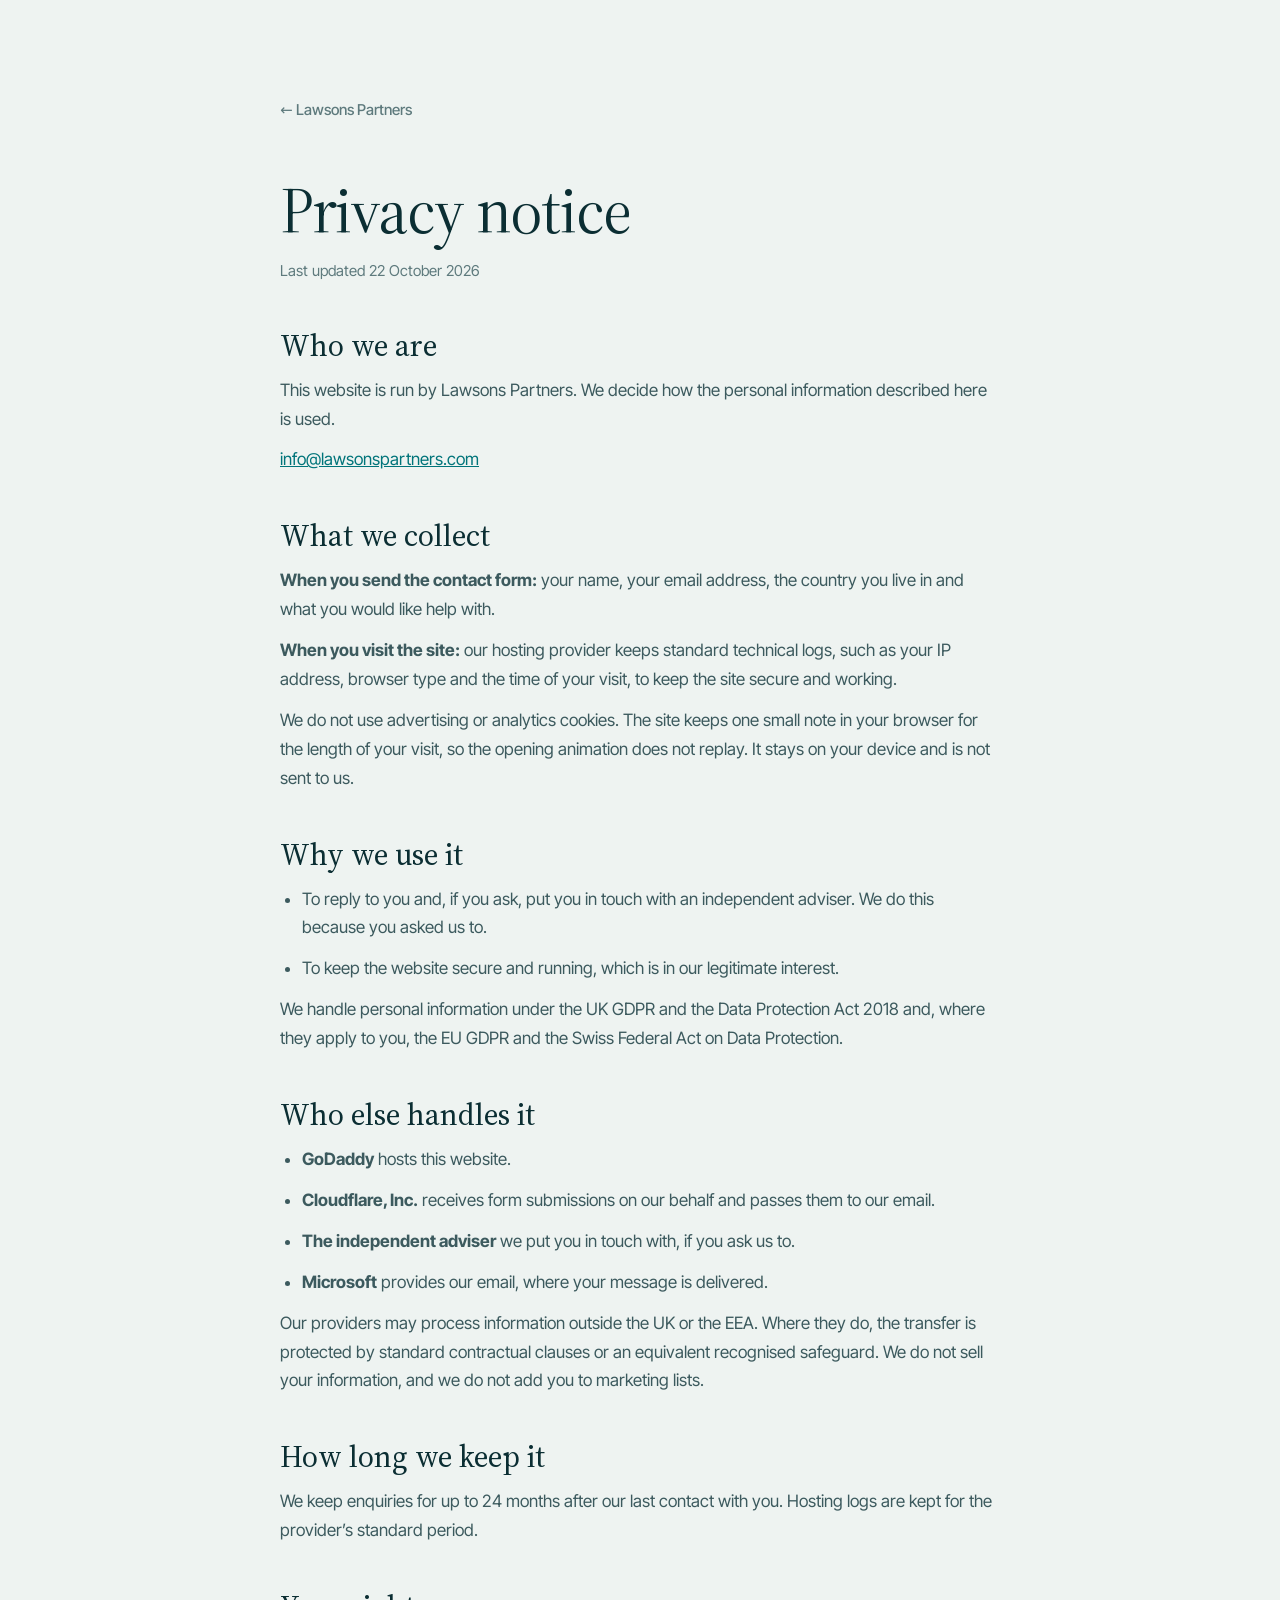
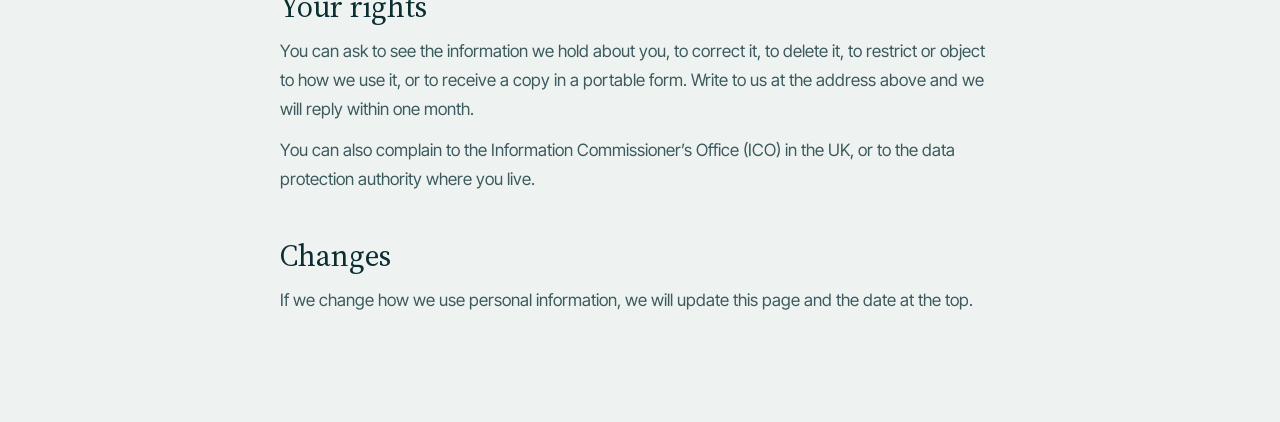
<file: site/privacy.html>
<!doctype html>
<html lang="en-GB">
<head>
<meta charset="utf-8">
<meta name="viewport" content="width=device-width, initial-scale=1, viewport-fit=cover">
<title>Privacy notice | Lawsons Partners</title>
<meta name="description" content="How Lawsons Partners handles personal information sent through this website.">
<link rel="icon" href="assets/favicon-32.png">
<style>
@font-face{font-family:"Source Serif 4";src:url(assets/fonts/SourceSerif4-400.woff2) format("woff2");font-weight:400;font-display:swap}
@font-face{font-family:"Inter Tight";src:url(assets/fonts/InterTight-var.woff2) format("woff2");font-weight:100 900;font-display:swap}
:root{--bg:#EEF3F1;--ink:#0B2E33;--ink-2:#3C5A5E;--muted:#5E7A7D;--accent:#00747A;--sans:"Inter Tight",system-ui,sans-serif;--serif:"Source Serif 4",Georgia,serif;color-scheme:light}
*{box-sizing:border-box;margin:0}
body{background:var(--bg);color:var(--ink);font:400 17px/1.7 var(--sans);-webkit-font-smoothing:antialiased;padding:0 20px}
a{color:var(--accent)}
main{max-width:720px;margin:0 auto;padding:clamp(48px,10vh,110px) 0 clamp(64px,12vh,120px)}
.home{display:inline-block;margin-bottom:48px;font:500 15px/1 var(--sans);color:var(--muted);text-decoration:none;padding:12px 0}
.home:hover{color:var(--ink)}
h1{font:400 clamp(40px,6vw,64px)/1.05 var(--serif);letter-spacing:-.02em}
.updated{margin-top:14px;color:var(--muted);font-size:15px}
h2{margin-top:44px;font:400 clamp(24px,2.6vw,30px)/1.2 var(--serif)}
p,li{margin-top:12px;color:var(--ink-2)}
ul{padding-left:22px}
address{font-style:normal;margin-top:12px;color:var(--ink-2)}
</style>
</head>
<body>
<main>
<a class="home" href="index.html">← Lawsons Partners</a>
<h1>Privacy notice</h1>
<p class="updated">Last updated 22 October 2026</p>

<h2>Who we are</h2>
<p>This website is run by Lawsons Partners. We decide how the personal information described here is used.</p>
<address><a href="mailto:info@lawsonspartners.com">info@lawsonspartners.com</a></address>

<h2>What we collect</h2>
<p><strong>When you send the contact form:</strong> your name, your email address, the country you live in and what you would like help with.</p>
<p><strong>When you visit the site:</strong> our hosting provider keeps standard technical logs, such as your IP address, browser type and the time of your visit, to keep the site secure and working.</p>
<p>We do not use advertising or analytics cookies. The site keeps one small note in your browser for the length of your visit, so the opening animation does not replay. It stays on your device and is not sent to us.</p>

<h2>Why we use it</h2>
<ul>
<li>To reply to you and, if you ask, put you in touch with an independent adviser. We do this because you asked us to.</li>
<li>To keep the website secure and running, which is in our legitimate interest.</li>
</ul>
<p>We handle personal information under the UK GDPR and the Data Protection Act 2018 and, where they apply to you, the EU GDPR and the Swiss Federal Act on Data Protection.</p>

<h2>Who else handles it</h2>
<ul>
<li><strong>GoDaddy</strong> hosts this website.</li>
<li><strong>Cloudflare, Inc.</strong> receives form submissions on our behalf and passes them to our email.</li>
<li><strong>The independent adviser</strong> we put you in touch with, if you ask us to.</li>
<li><strong>Microsoft</strong> provides our email, where your message is delivered.</li>
</ul>
<p>Our providers may process information outside the UK or the EEA. Where they do, the transfer is protected by standard contractual clauses or an equivalent recognised safeguard. We do not sell your information, and we do not add you to marketing lists.</p>

<h2>How long we keep it</h2>
<p>We keep enquiries for up to 24 months after our last contact with you. Hosting logs are kept for the provider’s standard period.</p>

<h2>Your rights</h2>
<p>You can ask to see the information we hold about you, to correct it, to delete it, to restrict or object to how we use it, or to receive a copy in a portable form. Write to us at the address above and we will reply within one month.</p>
<p>You can also complain to the Information Commissioner’s Office (ICO) in the UK, or to the data protection authority where you live.</p>

<h2>Changes</h2>
<p>If we change how we use personal information, we will update this page and the date at the top.</p>
</main>
</body>
</html>
</file>
<file: site.css>
/* Lawsons Partners — first look. Daylight sister to the Network site: serif-led, teal and gold, one ribbon behind the page. */
@font-face{font-family:"Source Serif 4";src:url(assets/fonts/SourceSerif4-400.woff2) format("woff2");font-weight:400;font-display:swap}
@font-face{font-family:"Source Serif 4";src:url(assets/fonts/SourceSerif4-600.woff2) format("woff2");font-weight:600;font-display:swap}
@font-face{font-family:"Inter Tight";src:url(assets/fonts/InterTight-var.woff2) format("woff2");font-weight:100 900;font-display:swap}

:root{
  /* daylight sea: pale teal paper, deep teal ink, gold for the one warm accent */
  --paper:#EEF3F1; --paper-2:#E3ECE9; --ink:#0B2E33; --ink-2:#3C5A5E; --teal:#00747A; --deep:#063841; --gold:#E6A62D; --gold-deep:#B97C12; --on-deep:#EAF2F0; --on-deep-2:#A9C3C0;
  --rule:rgba(11,46,51,.14); --rule-deep:rgba(234,242,240,.18);
  --serif:"Source Serif 4",Georgia,serif; --sans:"Inter Tight",system-ui,sans-serif;
  --pad:clamp(20px,4vw,64px); --ease:cubic-bezier(.16,1,.3,1);
  color-scheme:light;
}
*{box-sizing:border-box;margin:0}
html{scroll-padding-top:80px}
@media (prefers-reduced-motion:no-preference){html{scroll-behavior:smooth}}
body{background:var(--paper);color:var(--ink);font:400 17px/1.6 var(--sans);-webkit-font-smoothing:antialiased}
::selection{background:var(--gold);color:var(--deep)}
a{color:inherit}
:focus-visible{outline:2px solid var(--teal);outline-offset:3px}
.shell{width:min(1200px,100% - 2*var(--pad));margin-inline:auto;position:relative}
.skip{position:fixed;left:12px;top:12px;z-index:90;padding:10px 14px;background:var(--deep);color:var(--on-deep);transform:translateY(-200%)}
.skip:focus{transform:none}
.ribbon{position:fixed;inset:0;width:100vw;height:100vh;height:100lvh;z-index:0;pointer-events:none}

/* nav */
.nav{position:fixed;inset:0 0 auto;z-index:40;display:flex;align-items:center;gap:24px;height:calc(76px + env(safe-area-inset-top,0px));padding:env(safe-area-inset-top,0px) var(--pad) 0;transition:background-color .4s,border-color .4s;border-bottom:1px solid transparent}
.nav.solid{background:rgba(238,243,241,.82);backdrop-filter:blur(12px);-webkit-backdrop-filter:blur(12px);border-bottom-color:var(--rule)}
.wm{display:block;text-decoration:none;transition:opacity .35s}
.wm img{display:block;height:38px;width:auto}
.links{display:flex;gap:28px;margin-left:auto;font-size:15px}
.links a{text-decoration:none;color:var(--ink-2);white-space:nowrap}
.links a:hover{color:var(--ink)}

.btn{display:inline-flex;align-items:center;justify-content:center;gap:10px;min-height:48px;padding:0 22px;border-radius:999px;background:var(--deep);color:var(--on-deep);font:500 15px/1 var(--sans);text-decoration:none;border:0;cursor:pointer;transition:background .3s,transform .35s var(--ease)}
.btn::after{content:"→";transition:transform .35s var(--ease)}
.btn:hover{background:var(--teal)}
.btn:hover::after{transform:translateX(4px)}
.btn.sm{min-height:44px;font-size:14px}
.link{display:inline-block;padding:12px 0;margin:-12px 0;color:var(--ink-2);text-decoration:underline;text-decoration-color:rgba(11,46,51,.3);text-underline-offset:6px}
.link:hover{color:var(--ink);text-decoration-color:var(--gold)}

main,.foot{position:relative;z-index:10}
.hero{min-height:100vh;min-height:100svh;display:flex;align-items:center;padding:120px 0 80px}
h1{font:400 clamp(48px,7.2vw,112px)/1 var(--serif);letter-spacing:-.03em;max-width:12ch;color:var(--deep);text-wrap:balance}
h1 em{font-style:italic;color:var(--teal)}
.support{margin-top:28px;max-width:40ch;font-size:clamp(18px,1.5vw,21px);line-height:1.55;color:var(--ink-2)}
.actions{margin-top:36px;display:flex;align-items:center;gap:28px;flex-wrap:wrap}

.ch{padding:clamp(120px,22vh,240px) 0}
.shell.cols{display:grid;grid-template-columns:3fr 8fr;gap:clamp(24px,5vw,80px);align-items:start}
.label{display:flex;align-items:center;gap:14px;font:500 16px/1.3 var(--sans);color:var(--ink);padding-top:12px}
.label::before{content:"";width:26px;height:2px;border-radius:2px;background:var(--gold);flex:none}
.statement{font:400 clamp(30px,3.4vw,52px)/1.1 var(--serif);letter-spacing:-.02em;max-width:22ch;color:var(--deep);text-wrap:balance}
.lede-p{margin-top:24px;max-width:46ch;font-size:clamp(18px,1.4vw,20px);line-height:1.6;color:var(--ink-2)}
.pairs{margin-top:clamp(40px,7vh,72px);display:grid;grid-template-columns:1fr 1fr;gap:28px 48px;max-width:780px}
.pairs>div{border-top:1px solid var(--rule);padding-top:16px}
.pairs dt{font:500 16px/1.3 var(--sans);color:var(--ink);margin-bottom:6px}
.pairs dd{margin:0;color:var(--ink-2);font-size:16.5px}

/* how we help: the one deep section; chapters sit where the ribbon folds */
.deep{background:var(--deep);color:var(--on-deep)}
.deep .label{color:var(--on-deep)}
.deep .statement{color:var(--on-deep);margin-top:22px}
.chapters{list-style:none;padding:0;margin-top:clamp(56px,10vh,110px);display:grid;grid-template-columns:repeat(4,1fr);gap:clamp(18px,2.5vw,36px);counter-reset:c}
.chapters li{counter-increment:c;padding-top:22px;border-top:1px solid var(--rule-deep);position:relative}
.chapters li::before{content:"";position:absolute;left:0;top:-5px;width:9px;height:9px;border-radius:50%;background:var(--gold)}
.chapters h3{font:400 clamp(22px,1.9vw,28px)/1.15 var(--serif);margin-bottom:10px}
.chapters p{color:var(--on-deep-2);font-size:16px}
.note-draft{margin-top:40px;font-size:14px;color:var(--on-deep-2)}

.checks{list-style:none;padding:0;margin-top:clamp(40px,7vh,64px);display:grid;grid-template-columns:repeat(3,1fr);gap:24px;max-width:860px}
.checks li{background:rgba(255,255,255,.55);border:1px solid var(--rule);border-radius:14px;padding:22px 22px 24px;backdrop-filter:blur(6px)}
.checks h3{font:600 17px/1.3 var(--sans);margin-bottom:8px}
.checks p{color:var(--ink-2);font-size:15.5px}
.boundary{margin-top:40px;padding-top:20px;border-top:1px solid var(--rule);font:400 clamp(20px,1.7vw,24px)/1.4 var(--serif);max-width:40ch;color:var(--deep)}

.contact{padding-bottom:clamp(100px,16vh,180px)}
.talk{display:grid;grid-template-columns:6fr 5fr;gap:clamp(32px,6vw,96px);align-items:start}
.talk>div:first-child{position:sticky;top:120px}
.big{font:400 clamp(48px,6.4vw,100px)/1 var(--serif);letter-spacing:-.03em;color:var(--deep)}
.enquiry{display:grid;gap:18px;padding:clamp(24px,3vw,36px);background:rgba(255,255,255,.7);border:1px solid var(--rule);border-radius:18px;backdrop-filter:blur(10px)}
.field{display:grid;gap:8px}
.field label{font:500 15px/1.3 var(--sans)}
.field input,.field textarea{font:400 17px/1.4 var(--sans);color:var(--ink);background:transparent;border:0;border-bottom:1px solid rgba(11,46,51,.3);padding:12px 2px;min-height:48px;width:100%}
.field textarea{resize:vertical;min-height:88px}
.field input:focus,.field textarea:focus{outline:none;border-bottom-color:var(--teal);background:rgba(0,116,122,.05)}
.field [aria-invalid="true"]{border-bottom-color:#B3261E}
.field .err{font-size:14px;color:#B3261E}
.enquiry .btn{justify-self:start;margin-top:6px}
.form-note,.alt-contact{font-size:14px;color:var(--ink-2)}
.sel{user-select:all;color:var(--ink)}
.form-status{padding:14px 16px;border-left:2px solid var(--gold);background:rgba(230,166,45,.12);font-size:15px}

.foot{background:var(--deep);color:var(--on-deep-2);padding:56px 0 48px;font-size:14px}
.foot p{margin-bottom:8px}
.foot-wm{margin-bottom:22px!important}
.foot-wm img{display:block;height:46px;width:auto}

/* entrances: visible without JS; gentle rise with JS */
.js .reveal{opacity:0;transform:translateY(24px);transition:opacity .9s var(--ease),transform 1.1s var(--ease)}
.js .reveal.in{opacity:1;transform:none}
.js .hero .reveal:nth-child(2){transition-delay:.15s}.js .hero .reveal:nth-child(3){transition-delay:.3s}
.js .chapters li:nth-child(2){transition-delay:.12s}.js .chapters li:nth-child(3){transition-delay:.24s}.js .chapters li:nth-child(4){transition-delay:.36s}

/* review marks */
.draft{display:inline-block;vertical-align:middle;font:600 10px/1 var(--sans);letter-spacing:.08em;text-transform:uppercase;padding:4px 6px;border-radius:2px;background:#6B3FA0;color:#fff;white-space:nowrap}
.clean .draft{display:none}
.review-toggle{box-shadow:0 0 0 1px rgba(234,242,240,.35);position:fixed;left:16px;bottom:16px;z-index:50;font:500 12px var(--sans);color:var(--on-deep);background:var(--deep);border:0;border-radius:999px;padding:9px 12px;cursor:pointer}

@media (prefers-reduced-motion:reduce){.js .reveal{opacity:1;transform:none;transition:none}}
@media (max-width:900px){
  .links{display:none}.nav .btn{margin-left:auto}
  .shell.cols,.talk{grid-template-columns:1fr}.talk>div:first-child{position:static}
  .chapters{grid-template-columns:1fr 1fr}.checks{grid-template-columns:1fr}.pairs{grid-template-columns:1fr}
}
@media (max-width:560px){.chapters{grid-template-columns:1fr}.wm-note{display:none}.review-toggle{display:none}.nav .btn{min-height:40px;padding:0 14px;font-size:13px;white-space:nowrap}.actions .btn{width:100%}}

/* providers: the number, then a lined carousel of names that drifts in two directions */
.figure{margin-top:clamp(28px,5vh,48px);display:flex;align-items:flex-end;gap:clamp(16px,2vw,28px);flex-wrap:wrap}
.figure .num{font:400 clamp(88px,11vw,168px)/.8 var(--serif);letter-spacing:-.05em;color:var(--teal);font-variant-numeric:lining-nums tabular-nums}
.figure .cap{max-width:26ch;padding-bottom:.35em;font-size:clamp(17px,1.4vw,19px);line-height:1.45;color:var(--ink-2)}
.lines{position:relative;margin-top:clamp(56px,10vh,110px);border-top:1px solid var(--rule);-webkit-mask:linear-gradient(90deg,transparent,#000 8%,#000 92%,transparent);mask:linear-gradient(90deg,transparent,#000 8%,#000 92%,transparent)}
.line{overflow:hidden;border-bottom:1px solid var(--rule)}
.track{list-style:none;padding:0;display:flex;width:max-content;will-change:transform}
.track li{display:grid;gap:6px;padding:clamp(22px,3.4vh,34px) clamp(28px,3vw,48px);border-right:1px solid var(--rule);white-space:nowrap;transition:background-color .4s}
.track li:hover{background:rgba(0,116,122,.05)}
.pn{font:400 clamp(26px,2.6vw,40px)/1.05 var(--serif);letter-spacing:-.02em;color:var(--deep)}
.pc{font:500 13px/1.2 var(--sans);color:var(--teal);display:flex;align-items:center;gap:8px}
.pc::before{content:"";width:6px;height:6px;border-radius:50%;background:var(--gold)}
.line[data-dir="1"] .pn{font-style:italic}
.lines-foot{display:flex;justify-content:flex-end;margin-top:8px}
.lines-pause{font:500 13px var(--sans);color:var(--ink-2);background:none;border:0;padding:10px 0;cursor:pointer;text-decoration:underline;text-underline-offset:4px;text-decoration-color:var(--rule)}
.lines-pause:hover{color:var(--ink)}
.providers .aside{margin-top:40px}
.aside{margin-top:36px;font-size:14px;color:var(--ink-2);max-width:70ch}
.clean .review-only{display:none}
.no-js .lines,.static .line{overflow-x:auto}
.static~.lines-foot{display:none}
@media (max-width:560px){.track li{padding:18px 22px}.lines{-webkit-mask:none;mask:none}}
@media (max-width:1060px){.links{gap:20px}.wm-note{display:none}}

/* provider logos: set in ink so they sit together; each takes its own colour on hover */
.line.logos .track li{padding:clamp(22px,3.2vh,30px) clamp(34px,3.6vw,56px)}
.lg-img{display:grid;align-items:center;height:68px}
.lg-img img{grid-area:1/1;display:block;height:var(--h,40px);width:auto;transition:opacity .45s}
.lg-img .col{opacity:0}
.lg:hover .col{opacity:1}.lg:hover .ink{opacity:0}
.lg-dominion .col{display:none}.lg-dominion:hover .ink{opacity:1}
.lg-7im{--h:36px}.lg-canaccord{--h:44px}.lg-liberty{--h:34px}.lg-api-global{--h:50px}.lg-dominion{--h:34px}.lg-passport-legacy{--h:66px}
.lg-quilter-cheviot{--h:56px}.lg-utmost{--h:42px}.lg-stm-malta{--h:40px}.lg-rathbones{--h:20px}.lg-william-russell{--h:44px}.lg-novia-global{--h:40px}.lg-latitude{--h:50px}.lg-hansard{--h:56px}.lg-moving-currency{--h:46px}.lg-moventum{--h:18px}.lg-gallagher{--h:50px}
.line.logos .track li:not(.lg) .pn{display:flex;align-items:center;height:68px}
@media (max-width:560px){.line.logos .track li:not(.lg) .pn{height:56px}}
@media (max-width:560px){.lg-img{height:56px}.lg-img img{height:calc(var(--h,40px)*.8)}.wm img{height:32px}}

/* entry: draw the mark, let the ribbon rise through it, write the name, settle into the nav */
.intro{position:fixed;inset:0;z-index:100;display:grid;place-items:center;background:var(--paper);transition:background-color .7s var(--ease),opacity .5s}
.intro[hidden]{display:none}
.intro.open{background-color:rgba(238,243,241,0)}
.intro.done{opacity:0}
.intro-logo{position:relative;width:min(560px,78vw);aspect-ratio:1641/379;transform-origin:0 0}
.intro.open .intro-logo{transition:transform .85s cubic-bezier(.7,0,.2,1)}
.il{position:absolute;inset:0;width:100%;height:100%}
.il-mark{clip-path:inset(100% 74.4% 0 0);transition:clip-path .75s var(--ease)}
.il-w1{clip-path:inset(0 74% 39% 26%);transition:clip-path .8s var(--ease)}
.il-w2{clip-path:inset(62% 74% 0 26%);transition:clip-path 1s var(--ease) .12s}
.intro.fill .il-mark{clip-path:inset(0 74.4% 0 0)}
.intro.write .il-w1{clip-path:inset(0 0 39% 26%)}
.intro.write .il-w2{clip-path:inset(62% 0 0 26%)}
.il-trace{position:absolute;left:2.56%;top:-1.58%;width:23.16%;height:104.2%;overflow:visible;transition:opacity .5s .3s}
.il-trace path{stroke:url(#lpStroke);stroke-width:9;stroke-linejoin:round;stroke-dasharray:1;stroke-dashoffset:1}
.intro.draw .il-trace path{stroke-dashoffset:0;transition:stroke-dashoffset 1.05s cubic-bezier(.65,0,.35,1)}
.intro.draw .il-trace path+path{transition-delay:.16s}
.intro.fill .il-trace{opacity:0}
.intro-nav .wm{opacity:0}
.intro-on .hero .reveal.in{opacity:0;transform:translateY(24px)}
</file>
<file: site/site.css>
/* Lawsons Partners — first look. Daylight sister to the Network site: serif-led, teal and gold, one ribbon behind the page. */
@font-face{font-family:"Source Serif 4";src:url(assets/fonts/SourceSerif4-400.woff2) format("woff2");font-weight:400;font-display:swap}
@font-face{font-family:"Source Serif 4";src:url(assets/fonts/SourceSerif4-600.woff2) format("woff2");font-weight:600;font-display:swap}
@font-face{font-family:"Inter Tight";src:url(assets/fonts/InterTight-var.woff2) format("woff2");font-weight:100 900;font-display:swap}

:root{
  /* daylight sea: pale teal paper, deep teal ink, gold for the one warm accent */
  --paper:#EEF3F1; --paper-2:#E3ECE9; --ink:#0B2E33; --ink-2:#3C5A5E; --teal:#00747A; --deep:#063841; --gold:#E6A62D; --gold-deep:#B97C12; --on-deep:#EAF2F0; --on-deep-2:#A9C3C0;
  --rule:rgba(11,46,51,.14); --rule-deep:rgba(234,242,240,.18);
  --serif:"Source Serif 4",Georgia,serif; --sans:"Inter Tight",system-ui,sans-serif;
  --pad:clamp(20px,4vw,64px); --ease:cubic-bezier(.16,1,.3,1);
  color-scheme:light;
}
*{box-sizing:border-box;margin:0}
html{scroll-padding-top:80px}
@media (prefers-reduced-motion:no-preference){html{scroll-behavior:smooth}}
body{background:var(--paper);color:var(--ink);font:400 17px/1.6 var(--sans);-webkit-font-smoothing:antialiased}
::selection{background:var(--gold);color:var(--deep)}
a{color:inherit}
:focus-visible{outline:2px solid var(--teal);outline-offset:3px}
.shell{width:min(1200px,100% - 2*var(--pad));margin-inline:auto;position:relative}
.skip{position:fixed;left:12px;top:12px;z-index:90;padding:10px 14px;background:var(--deep);color:var(--on-deep);transform:translateY(-200%)}
.skip:focus{transform:none}
.ribbon{position:fixed;inset:0;width:100vw;height:100vh;height:100lvh;z-index:0;pointer-events:none}

/* nav */
.nav{position:fixed;inset:0 0 auto;z-index:40;display:flex;align-items:center;gap:24px;height:calc(76px + env(safe-area-inset-top,0px));padding:env(safe-area-inset-top,0px) var(--pad) 0;transition:background-color .4s,border-color .4s;border-bottom:1px solid transparent}
.nav.solid{background:rgba(238,243,241,.82);backdrop-filter:blur(12px);-webkit-backdrop-filter:blur(12px);border-bottom-color:var(--rule)}
.wm{display:block;text-decoration:none;transition:opacity .35s}
.wm img{display:block;height:38px;width:auto}
.links{display:flex;gap:28px;margin-left:auto;font-size:15px}
.links a{text-decoration:none;color:var(--ink-2);white-space:nowrap}
.links a:hover{color:var(--ink)}

.btn{display:inline-flex;align-items:center;justify-content:center;gap:10px;min-height:48px;padding:0 22px;border-radius:999px;background:var(--deep);color:var(--on-deep);font:500 15px/1 var(--sans);text-decoration:none;border:0;cursor:pointer;transition:background .3s,transform .35s var(--ease)}
.btn::after{content:"→";transition:transform .35s var(--ease)}
.btn:hover{background:var(--teal)}
.btn:hover::after{transform:translateX(4px)}
.btn.sm{min-height:44px;font-size:14px}
.link{display:inline-block;padding:12px 0;margin:-12px 0;color:var(--ink-2);text-decoration:underline;text-decoration-color:rgba(11,46,51,.3);text-underline-offset:6px}
.link:hover{color:var(--ink);text-decoration-color:var(--gold)}

main,.foot{position:relative;z-index:10}
.hero{min-height:100vh;min-height:100svh;display:flex;align-items:center;padding:120px 0 80px}
h1{font:400 clamp(48px,7.2vw,112px)/1 var(--serif);letter-spacing:-.03em;max-width:12ch;color:var(--deep);text-wrap:balance}
h1 em{font-style:italic;color:var(--teal)}
.support{margin-top:28px;max-width:40ch;font-size:clamp(18px,1.5vw,21px);line-height:1.55;color:var(--ink-2)}
.actions{margin-top:36px;display:flex;align-items:center;gap:28px;flex-wrap:wrap}

.ch{padding:clamp(120px,22vh,240px) 0}
.shell.cols{display:grid;grid-template-columns:3fr 8fr;gap:clamp(24px,5vw,80px);align-items:start}
.label{display:flex;align-items:center;gap:14px;font:500 16px/1.3 var(--sans);color:var(--ink);padding-top:12px}
.label::before{content:"";width:26px;height:2px;border-radius:2px;background:var(--gold);flex:none}
.statement{font:400 clamp(30px,3.4vw,52px)/1.1 var(--serif);letter-spacing:-.02em;max-width:22ch;color:var(--deep);text-wrap:balance}
.lede-p{margin-top:24px;max-width:46ch;font-size:clamp(18px,1.4vw,20px);line-height:1.6;color:var(--ink-2)}
.pairs{margin-top:clamp(40px,7vh,72px);display:grid;grid-template-columns:1fr 1fr;gap:28px 48px;max-width:780px}
.pairs>div{border-top:1px solid var(--rule);padding-top:16px}
.pairs dt{font:500 16px/1.3 var(--sans);color:var(--ink);margin-bottom:6px}
.pairs dd{margin:0;color:var(--ink-2);font-size:16.5px}

/* how we help: the one deep section; chapters sit where the ribbon folds */
.deep{background:var(--deep);color:var(--on-deep)}
.deep .label{color:var(--on-deep)}
.deep .statement{color:var(--on-deep);margin-top:22px}
.chapters{list-style:none;padding:0;margin-top:clamp(56px,10vh,110px);display:grid;grid-template-columns:repeat(4,1fr);gap:clamp(18px,2.5vw,36px);counter-reset:c}
.chapters li{counter-increment:c;padding-top:22px;border-top:1px solid var(--rule-deep);position:relative}
.chapters li::before{content:"";position:absolute;left:0;top:-5px;width:9px;height:9px;border-radius:50%;background:var(--gold)}
.chapters h3{font:400 clamp(22px,1.9vw,28px)/1.15 var(--serif);margin-bottom:10px}
.chapters p{color:var(--on-deep-2);font-size:16px}
.note-draft{margin-top:40px;font-size:14px;color:var(--on-deep-2)}

.checks{list-style:none;padding:0;margin-top:clamp(40px,7vh,64px);display:grid;grid-template-columns:repeat(3,1fr);gap:24px;max-width:860px}
.checks li{background:rgba(255,255,255,.55);border:1px solid var(--rule);border-radius:14px;padding:22px 22px 24px;backdrop-filter:blur(6px)}
.checks h3{font:600 17px/1.3 var(--sans);margin-bottom:8px}
.checks p{color:var(--ink-2);font-size:15.5px}
.boundary{margin-top:40px;padding-top:20px;border-top:1px solid var(--rule);font:400 clamp(20px,1.7vw,24px)/1.4 var(--serif);max-width:40ch;color:var(--deep)}

.contact{padding-bottom:clamp(100px,16vh,180px)}
.talk{display:grid;grid-template-columns:6fr 5fr;gap:clamp(32px,6vw,96px);align-items:start}
.talk>div:first-child{position:sticky;top:120px}
.big{font:400 clamp(48px,6.4vw,100px)/1 var(--serif);letter-spacing:-.03em;color:var(--deep)}
.enquiry{display:grid;gap:18px;padding:clamp(24px,3vw,36px);background:rgba(255,255,255,.7);border:1px solid var(--rule);border-radius:18px;backdrop-filter:blur(10px)}
.field{display:grid;gap:8px}
.field label{font:500 15px/1.3 var(--sans)}
.field input,.field textarea{font:400 17px/1.4 var(--sans);color:var(--ink);background:transparent;border:0;border-bottom:1px solid rgba(11,46,51,.3);padding:12px 2px;min-height:48px;width:100%}
.field textarea{resize:vertical;min-height:88px}
.field input:focus,.field textarea:focus{outline:none;border-bottom-color:var(--teal);background:rgba(0,116,122,.05)}
.field [aria-invalid="true"]{border-bottom-color:#B3261E}
.field .err{font-size:14px;color:#B3261E}
.enquiry .btn{justify-self:start;margin-top:6px}
.form-note,.alt-contact{font-size:14px;color:var(--ink-2)}
.sel{user-select:all;color:var(--ink)}
.form-status{padding:14px 16px;border-left:2px solid var(--gold);background:rgba(230,166,45,.12);font-size:15px}

.foot{background:var(--deep);color:var(--on-deep-2);padding:56px 0 48px;font-size:14px}
.foot p{margin-bottom:8px}
.foot-wm{margin-bottom:22px!important}
.foot-wm img{display:block;height:46px;width:auto}

/* entrances: visible without JS; gentle rise with JS */
.js .reveal{opacity:0;transform:translateY(24px);transition:opacity .9s var(--ease),transform 1.1s var(--ease)}
.js .reveal.in{opacity:1;transform:none}
.js .hero .reveal:nth-child(2){transition-delay:.15s}.js .hero .reveal:nth-child(3){transition-delay:.3s}
.js .chapters li:nth-child(2){transition-delay:.12s}.js .chapters li:nth-child(3){transition-delay:.24s}.js .chapters li:nth-child(4){transition-delay:.36s}

/* review marks */
.draft{display:inline-block;vertical-align:middle;font:600 10px/1 var(--sans);letter-spacing:.08em;text-transform:uppercase;padding:4px 6px;border-radius:2px;background:#6B3FA0;color:#fff;white-space:nowrap}
.clean .draft{display:none}
.review-toggle{box-shadow:0 0 0 1px rgba(234,242,240,.35);position:fixed;left:16px;bottom:16px;z-index:50;font:500 12px var(--sans);color:var(--on-deep);background:var(--deep);border:0;border-radius:999px;padding:9px 12px;cursor:pointer}

@media (prefers-reduced-motion:reduce){.js .reveal{opacity:1;transform:none;transition:none}}
@media (max-width:900px){
  .links{display:none}.nav .btn{margin-left:auto}
  .shell.cols,.talk{grid-template-columns:1fr}.talk>div:first-child{position:static}
  .chapters{grid-template-columns:1fr 1fr}.checks{grid-template-columns:1fr}.pairs{grid-template-columns:1fr}
}
@media (max-width:560px){.chapters{grid-template-columns:1fr}.wm-note{display:none}.review-toggle{display:none}.nav .btn{min-height:40px;padding:0 14px;font-size:13px;white-space:nowrap}.actions .btn{width:100%}}

/* providers: the number, then a lined carousel of names that drifts in two directions */
.figure{margin-top:clamp(28px,5vh,48px);display:flex;align-items:flex-end;gap:clamp(16px,2vw,28px);flex-wrap:wrap}
.figure .num{font:400 clamp(88px,11vw,168px)/.8 var(--serif);letter-spacing:-.05em;color:var(--teal);font-variant-numeric:lining-nums tabular-nums}
.figure .cap{max-width:26ch;padding-bottom:.35em;font-size:clamp(17px,1.4vw,19px);line-height:1.45;color:var(--ink-2)}
.lines{position:relative;margin-top:clamp(56px,10vh,110px);border-top:1px solid var(--rule);-webkit-mask:linear-gradient(90deg,transparent,#000 8%,#000 92%,transparent);mask:linear-gradient(90deg,transparent,#000 8%,#000 92%,transparent)}
.line{overflow:hidden;border-bottom:1px solid var(--rule)}
.track{list-style:none;padding:0;display:flex;width:max-content;will-change:transform}
.track li{display:grid;gap:6px;padding:clamp(22px,3.4vh,34px) clamp(28px,3vw,48px);border-right:1px solid var(--rule);white-space:nowrap;transition:background-color .4s}
.track li:hover{background:rgba(0,116,122,.05)}
.pn{font:400 clamp(26px,2.6vw,40px)/1.05 var(--serif);letter-spacing:-.02em;color:var(--deep)}
.pc{font:500 13px/1.2 var(--sans);color:var(--teal);display:flex;align-items:center;gap:8px}
.pc::before{content:"";width:6px;height:6px;border-radius:50%;background:var(--gold)}
.line[data-dir="1"] .pn{font-style:italic}
.lines-foot{display:flex;justify-content:flex-end;margin-top:8px}
.lines-pause{font:500 13px var(--sans);color:var(--ink-2);background:none;border:0;padding:10px 0;cursor:pointer;text-decoration:underline;text-underline-offset:4px;text-decoration-color:var(--rule)}
.lines-pause:hover{color:var(--ink)}
.providers .aside{margin-top:40px}
.aside{margin-top:36px;font-size:14px;color:var(--ink-2);max-width:70ch}
.clean .review-only{display:none}
.no-js .lines,.static .line{overflow-x:auto}
.static~.lines-foot{display:none}
@media (max-width:560px){.track li{padding:18px 22px}.lines{-webkit-mask:none;mask:none}}
@media (max-width:1060px){.links{gap:20px}.wm-note{display:none}}

/* provider logos: set in ink so they sit together; each takes its own colour on hover */
.line.logos .track li{padding:clamp(22px,3.2vh,30px) clamp(34px,3.6vw,56px)}
.lg-img{display:grid;align-items:center;height:68px}
.lg-img img{grid-area:1/1;display:block;height:var(--h,40px);width:auto;transition:opacity .45s}
.lg-img .col{opacity:0}
.lg:hover .col{opacity:1}.lg:hover .ink{opacity:0}
.lg-dominion .col{display:none}.lg-dominion:hover .ink{opacity:1}
.lg-7im{--h:36px}.lg-canaccord{--h:44px}.lg-liberty{--h:34px}.lg-api-global{--h:50px}.lg-dominion{--h:34px}.lg-passport-legacy{--h:66px}
.lg-quilter-cheviot{--h:56px}.lg-utmost{--h:42px}.lg-stm-malta{--h:40px}.lg-rathbones{--h:20px}.lg-william-russell{--h:44px}.lg-novia-global{--h:40px}.lg-latitude{--h:50px}.lg-hansard{--h:56px}.lg-moving-currency{--h:46px}.lg-moventum{--h:18px}.lg-gallagher{--h:50px}
.line.logos .track li:not(.lg) .pn{display:flex;align-items:center;height:68px}
@media (max-width:560px){.line.logos .track li:not(.lg) .pn{height:56px}}
@media (max-width:560px){.lg-img{height:56px}.lg-img img{height:calc(var(--h,40px)*.8)}.wm img{height:32px}}

/* entry: draw the mark, let the ribbon rise through it, write the name, settle into the nav */
.intro{position:fixed;inset:0;z-index:100;display:grid;place-items:center;background:var(--paper);transition:background-color .7s var(--ease),opacity .5s}
.intro[hidden]{display:none}
.intro.open{background-color:rgba(238,243,241,0)}
.intro.done{opacity:0}
.intro-logo{position:relative;width:min(560px,78vw);aspect-ratio:1641/379;transform-origin:0 0}
.intro.open .intro-logo{transition:transform .85s cubic-bezier(.7,0,.2,1)}
.il{position:absolute;inset:0;width:100%;height:100%}
.il-mark{clip-path:inset(100% 74.4% 0 0);transition:clip-path .75s var(--ease)}
.il-w1{clip-path:inset(0 74% 39% 26%);transition:clip-path .8s var(--ease)}
.il-w2{clip-path:inset(62% 74% 0 26%);transition:clip-path 1s var(--ease) .12s}
.intro.fill .il-mark{clip-path:inset(0 74.4% 0 0)}
.intro.write .il-w1{clip-path:inset(0 0 39% 26%)}
.intro.write .il-w2{clip-path:inset(62% 0 0 26%)}
.il-trace{position:absolute;left:2.56%;top:-1.58%;width:23.16%;height:104.2%;overflow:visible;transition:opacity .5s .3s}
.il-trace path{stroke:url(#lpStroke);stroke-width:9;stroke-linejoin:round;stroke-dasharray:1;stroke-dashoffset:1}
.intro.draw .il-trace path{stroke-dashoffset:0;transition:stroke-dashoffset 1.05s cubic-bezier(.65,0,.35,1)}
.intro.draw .il-trace path+path{transition-delay:.16s}
.intro.fill .il-trace{opacity:0}
.intro-nav .wm{opacity:0}
.intro-on .hero .reveal.in{opacity:0;transform:translateY(24px)}

/* 22 Oct 2026: the old site's explanation of roles, kept in the footer */
.foot .legal{max-width:72ch;font-size:13.5px;line-height:1.55;opacity:.85;margin:0 0 12px}
</file>
